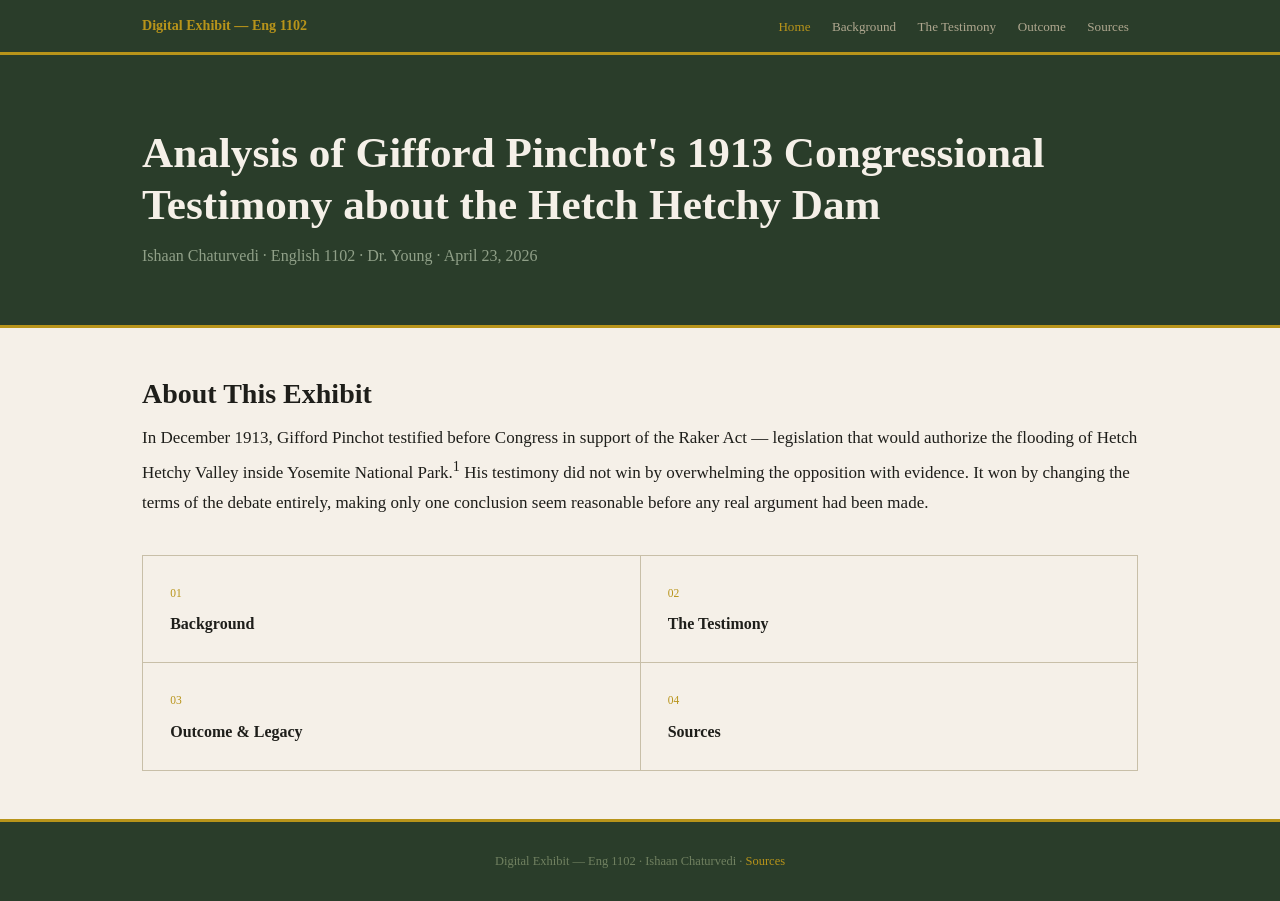
<file: index.html>
<!DOCTYPE html>
<html lang="en">
<head>
<meta charset="UTF-8">
<meta name="viewport" content="width=device-width, initial-scale=1.0">
<title>Digital Exhibit — Eng 1102</title>
<link href="https://fonts.googleapis.com/css2?family=EB+Garamond:ital,wght@0,400;0,600;1,400&display=swap" rel="stylesheet">
<link rel="stylesheet" href="style.css">
</head>
<body>
<nav class="site-nav">
  <div class="nav-inner">
    <span class="nav-brand">Digital Exhibit — Eng 1102</span>
    <button class="nav-toggle">☰</button>
    <ul class="nav-links">
      <li><a href="index.html" class="active">Home</a></li>
      <li><a href="background.html">Background</a></li>
      <li><a href="testimony.html">The Testimony</a></li>
      <li><a href="outcome.html">Outcome</a></li>
      <li><a href="sources.html">Sources</a></li>
    </ul>
  </div>
</nav>
<div class="hero">
  <div class="container">
    <h1>Analysis of Gifford Pinchot's 1913 Congressional Testimony about the Hetch Hetchy Dam</h1>
    <p class="sub">Ishaan Chaturvedi · English 1102 · Dr. Young · April 23, 2026</p>
  </div>
</div>
<div class="sec">
  <div class="container">
    <h2>About This Exhibit</h2>
    <p>In December 1913, Gifford Pinchot testified before Congress in support of the Raker Act — legislation that would authorize the flooding of Hetch Hetchy Valley inside Yosemite National Park.<sup>1</sup> His testimony did not win by overwhelming the opposition with evidence. It won by changing the terms of the debate entirely, making only one conclusion seem reasonable before any real argument had been made.</p>
    <div class="cards">
      <a href="background.html" class="card">
        <span class="num">01</span>
        <span class="ttl">Background</span>
      </a>
      <a href="testimony.html" class="card">
        <span class="num">02</span>
        <span class="ttl">The Testimony</span>
      </a>
      <a href="outcome.html" class="card">
        <span class="num">03</span>
        <span class="ttl">Outcome &amp; Legacy</span>
      </a>
      <a href="sources.html" class="card">
        <span class="num">04</span>
        <span class="ttl">Sources</span>
      </a>
    </div>
  </div>
</div>
<footer class="site-footer">
  <div class="container">
    <p>Digital Exhibit — Eng 1102 · Ishaan Chaturvedi · <a href="sources.html">Sources</a></p>
  </div>
</footer>
<script src="nav.js"></script>
</body>
</html>
</file>
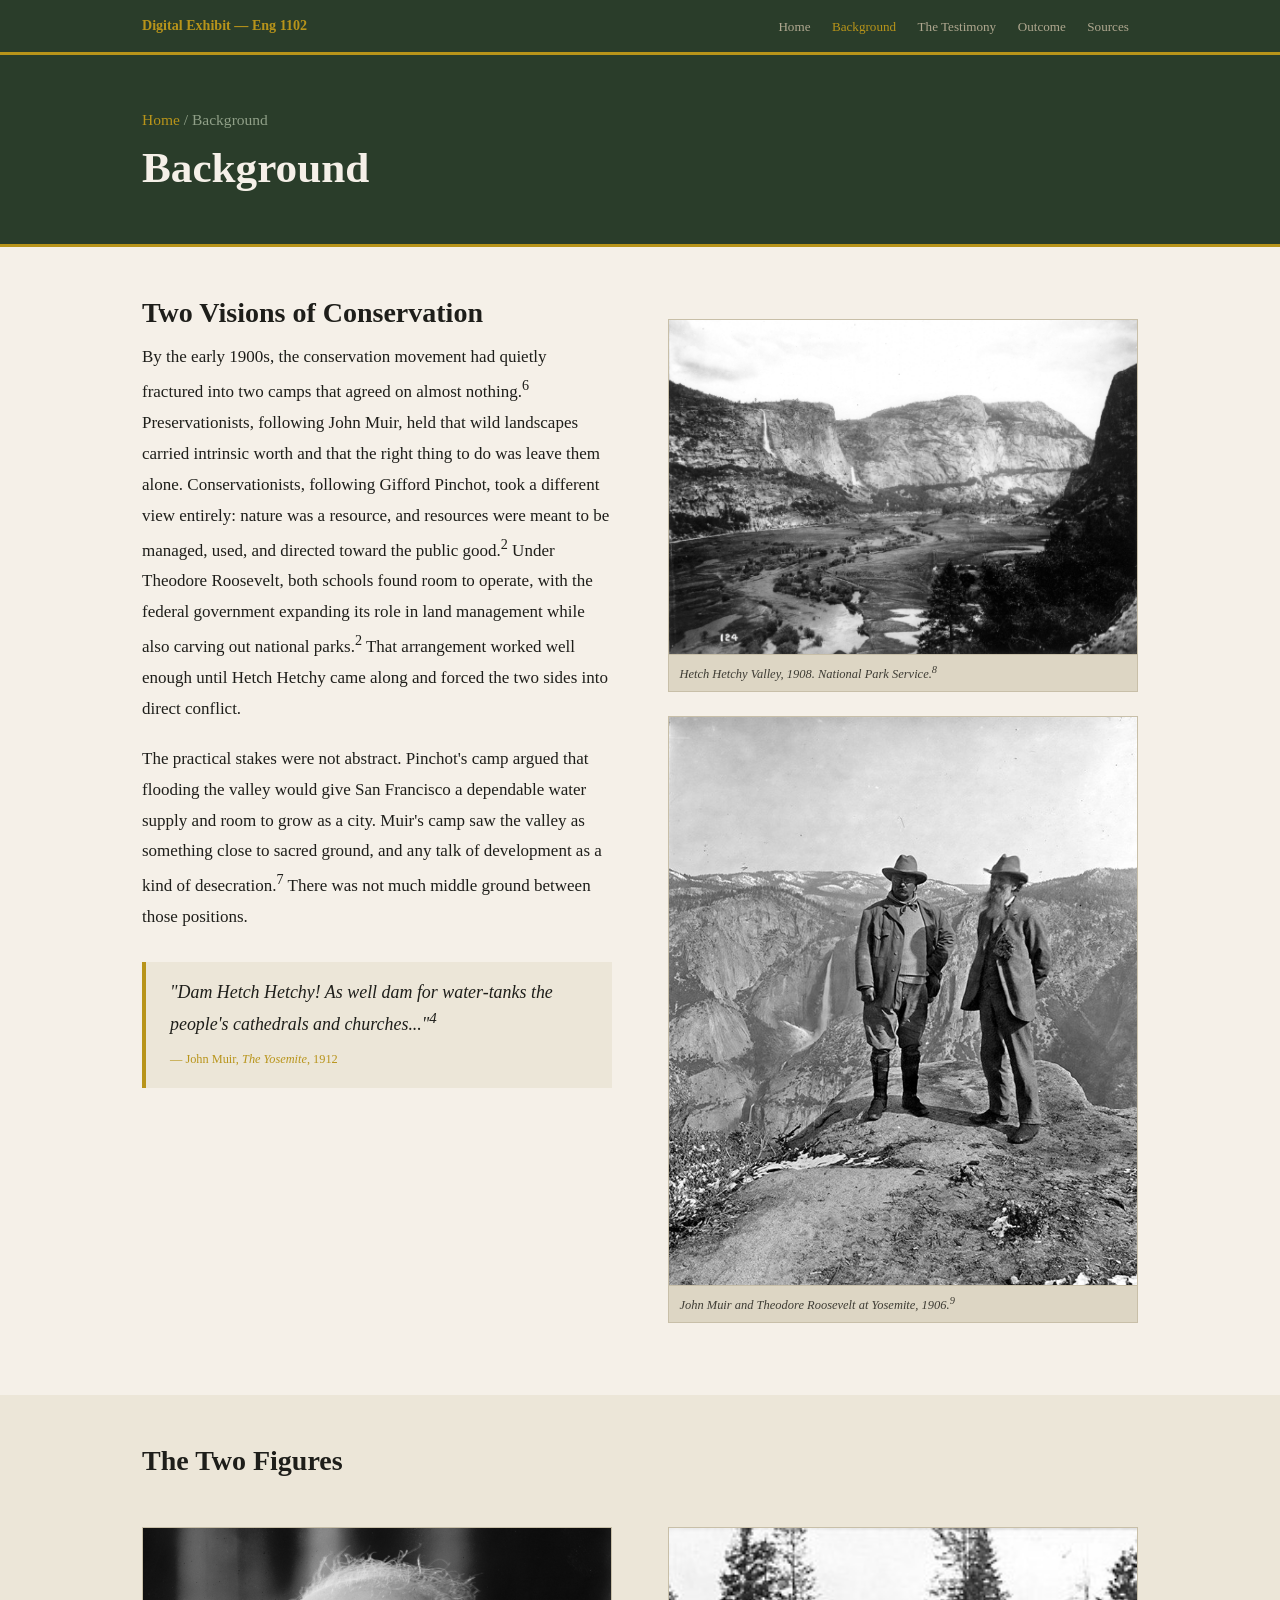
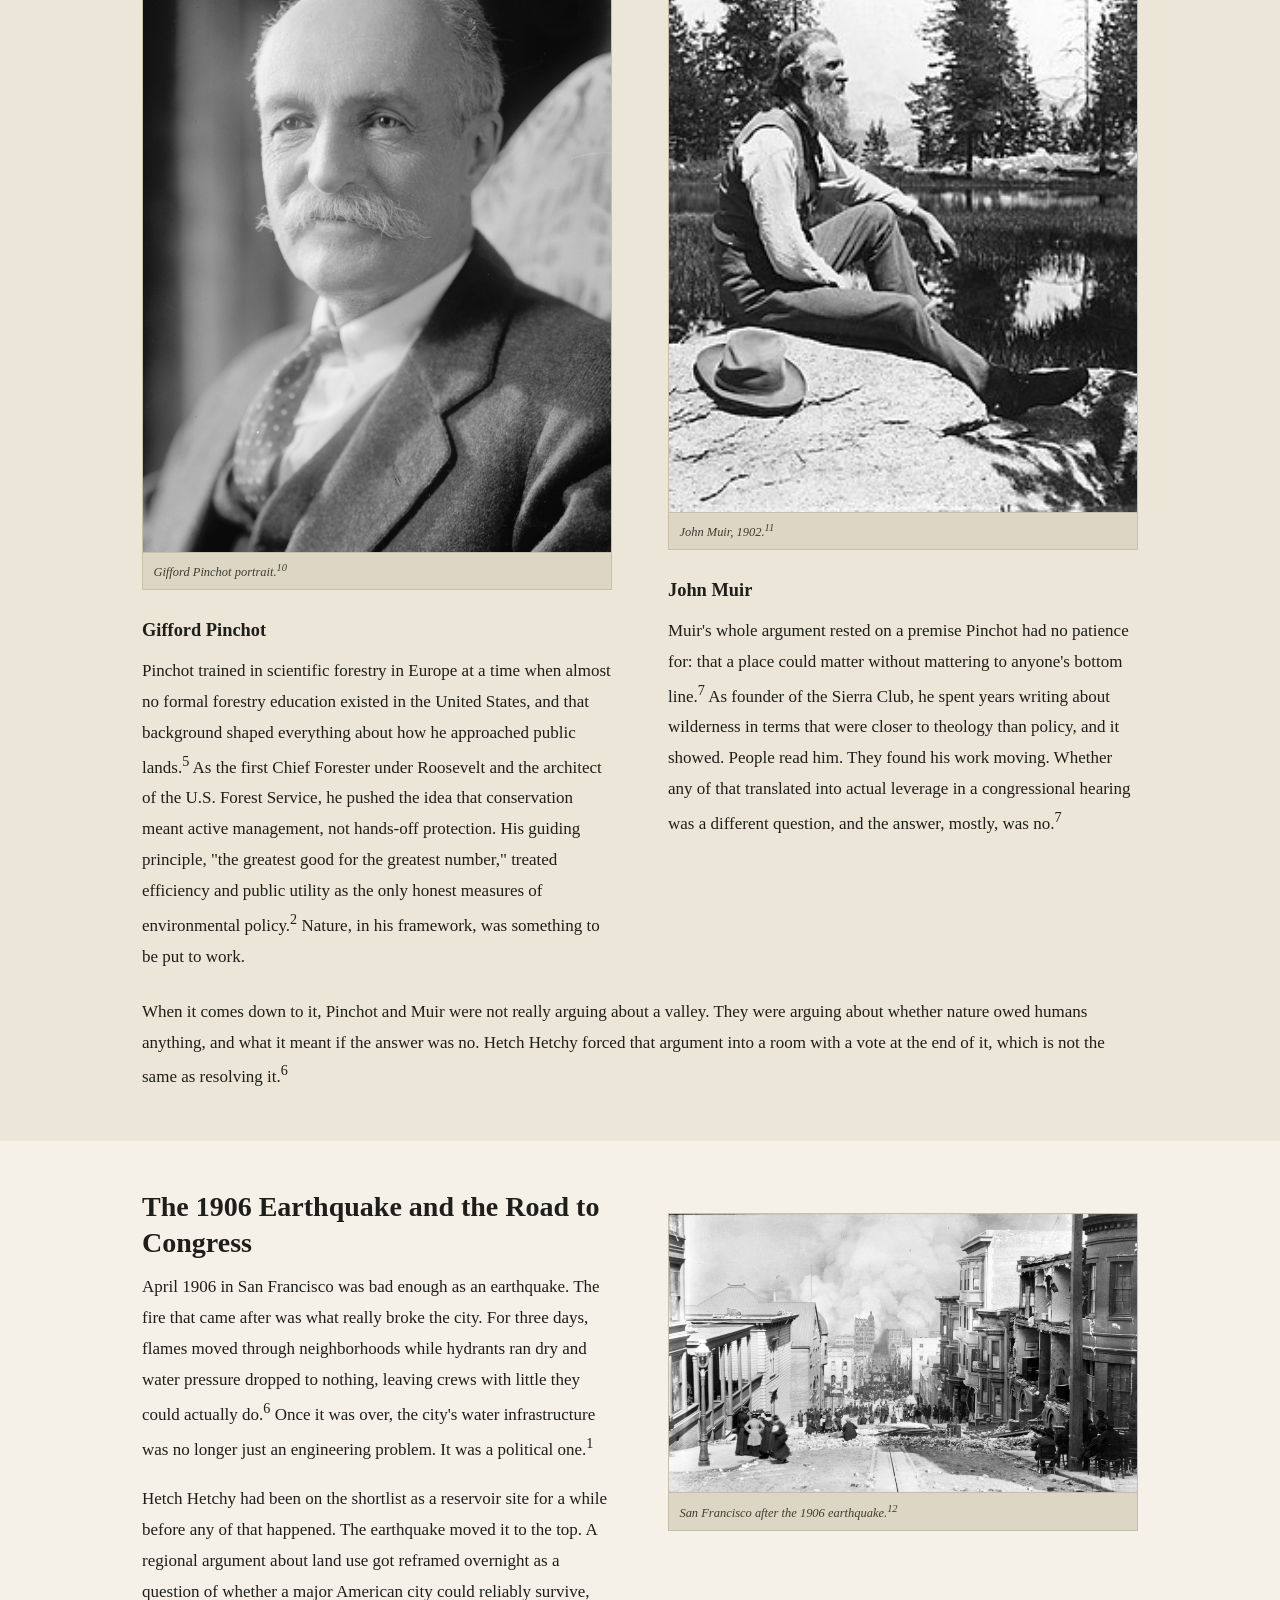
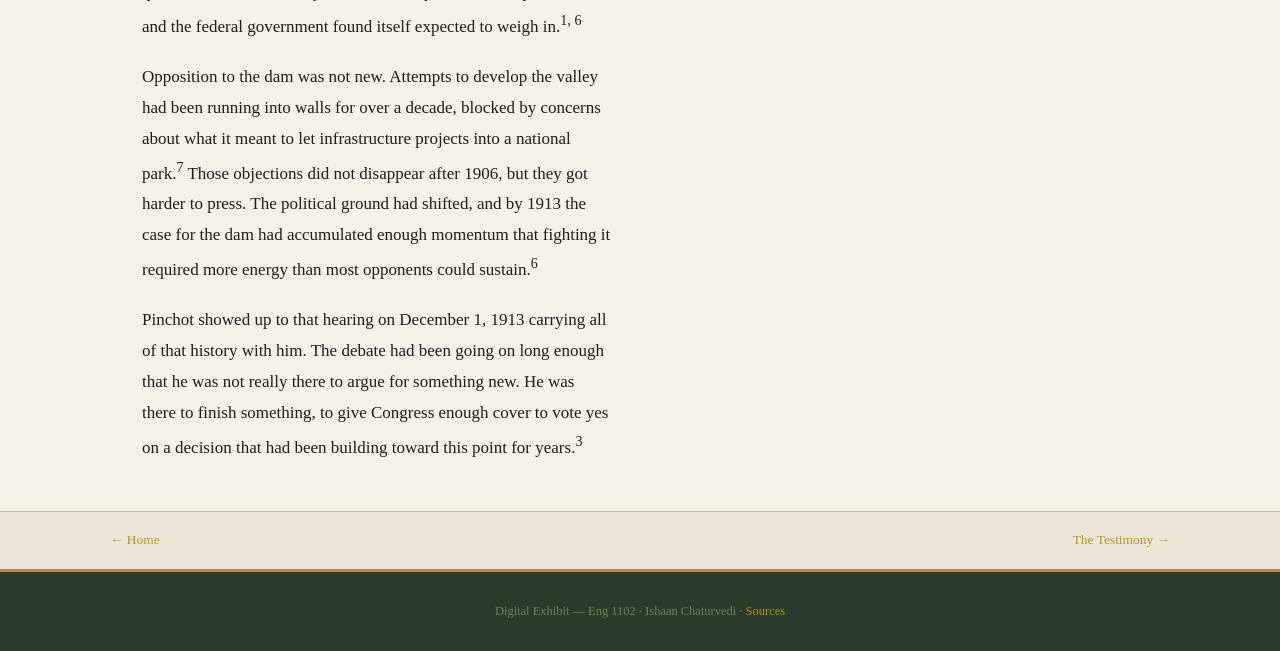
<file: background.html>
<!DOCTYPE html>
<html lang="en">
<head>
<meta charset="UTF-8">
<meta name="viewport" content="width=device-width, initial-scale=1.0">
<title>Background | Digital Exhibit — Eng 1102</title>
<link href="https://fonts.googleapis.com/css2?family=EB+Garamond:ital,wght@0,400;0,600;1,400&display=swap" rel="stylesheet">
<link rel="stylesheet" href="style.css">
</head>
<body>

<nav class="site-nav">
  <div class="nav-inner">
    <span class="nav-brand">Digital Exhibit — Eng 1102</span>
    <button class="nav-toggle">☰</button>
    <ul class="nav-links">
      <li><a href="index.html">Home</a></li>
      <li><a href="background.html" class="active">Background</a></li>
      <li><a href="testimony.html">The Testimony</a></li>
      <li><a href="outcome.html">Outcome</a></li>
      <li><a href="sources.html">Sources</a></li>
    </ul>
  </div>
</nav>

<div class="page-hdr">
  <div class="container">
    <p class="breadcrumb"><a href="index.html">Home</a> / Background</p>
    <h1>Background</h1>
  </div>
</div>

<div class="sec">
  <div class="container">
    <div class="two-col">
      <div>
        <h2>Two Visions of Conservation</h2>

        <p>By the early 1900s, the conservation movement had quietly fractured into two camps that agreed on almost nothing.<sup>6</sup> Preservationists, following John Muir, held that wild landscapes carried intrinsic worth and that the right thing to do was leave them alone. Conservationists, following Gifford Pinchot, took a different view entirely: nature was a resource, and resources were meant to be managed, used, and directed toward the public good.<sup>2</sup> Under Theodore Roosevelt, both schools found room to operate, with the federal government expanding its role in land management while also carving out national parks.<sup>2</sup> That arrangement worked well enough until Hetch Hetchy came along and forced the two sides into direct conflict.</p>

        <p>The practical stakes were not abstract. Pinchot's camp argued that flooding the valley would give San Francisco a dependable water supply and room to grow as a city. Muir's camp saw the valley as something close to sacred ground, and any talk of development as a kind of desecration.<sup>7</sup> There was not much middle ground between those positions.</p>

        <div class="pq">
          <p>"Dam Hetch Hetchy! As well dam for water-tanks the people's cathedrals and churches..."<sup>4</sup></p>
          <cite>— John Muir, <em>The Yosemite</em>, 1912</cite>
        </div>
      </div>

      <div>
        <figure class="fig">
          <img src="Hetch_Hetchy_Valley_before.jpg" alt="Hetch Hetchy Valley before the dam">
          <figcaption>Hetch Hetchy Valley, 1908. National Park Service.<sup>8</sup></figcaption>
        </figure>

        <figure class="fig" style="margin-top:1.5rem;">
          <img src="Muir-and-Roosevelt-at-Yosemite.jpg" alt="Muir and Roosevelt">
          <figcaption>John Muir and Theodore Roosevelt at Yosemite, 1906.<sup>9</sup></figcaption>
        </figure>
      </div>
    </div>
  </div>
</div>

<div class="sec alt">
  <div class="container">
    <h2>The Two Figures</h2>
    <div class="two-col" style="margin-top:1.5rem;">

      <div>
        <figure class="fig">
          <img src="PINCHOT,_GIFFORD._GOVERNOR_LCCN2016862142_Crop.jpg" alt="Pinchot">
          <figcaption>Gifford Pinchot portrait.<sup>10</sup></figcaption>
        </figure>
        <h3>Gifford Pinchot</h3>
        <p>Pinchot trained in scientific forestry in Europe at a time when almost no formal forestry education existed in the United States, and that background shaped everything about how he approached public lands.<sup>5</sup> As the first Chief Forester under Roosevelt and the architect of the U.S. Forest Service, he pushed the idea that conservation meant active management, not hands-off protection. His guiding principle, "the greatest good for the greatest number," treated efficiency and public utility as the only honest measures of environmental policy.<sup>2</sup> Nature, in his framework, was something to be put to work.</p>
      </div>

      <div>
        <figure class="fig">
          <img src="John_Muir_c1902.jpg" alt="Muir">
          <figcaption>John Muir, 1902.<sup>11</sup></figcaption>
        </figure>
        <h3>John Muir</h3>
        <p>Muir's whole argument rested on a premise Pinchot had no patience for: that a place could matter without mattering to anyone's bottom line.<sup>7</sup> As founder of the Sierra Club, he spent years writing about wilderness in terms that were closer to theology than policy, and it showed. People read him. They found his work moving. Whether any of that translated into actual leverage in a congressional hearing was a different question, and the answer, mostly, was no.<sup>7</sup></p>
      </div>

    </div>

    <p style="margin-top:1.5rem;">When it comes down to it, Pinchot and Muir were not really arguing about a valley. They were arguing about whether nature owed humans anything, and what it meant if the answer was no. Hetch Hetchy forced that argument into a room with a vote at the end of it, which is not the same as resolving it.<sup>6</sup></p>
  </div>
</div>

<div class="sec">
  <div class="container">
    <div class="two-col">

      <div>
        <h2>The 1906 Earthquake and the Road to Congress</h2>

        <p>April 1906 in San Francisco was bad enough as an earthquake. The fire that came after was what really broke the city. For three days, flames moved through neighborhoods while hydrants ran dry and water pressure dropped to nothing, leaving crews with little they could actually do.<sup>6</sup> Once it was over, the city's water infrastructure was no longer just an engineering problem. It was a political one.<sup>1</sup></p>

        <p>Hetch Hetchy had been on the shortlist as a reservoir site for a while before any of that happened. The earthquake moved it to the top. A regional argument about land use got reframed overnight as a question of whether a major American city could reliably survive, and the federal government found itself expected to weigh in.<sup>1, 6</sup></p>

        <p>Opposition to the dam was not new. Attempts to develop the valley had been running into walls for over a decade, blocked by concerns about what it meant to let infrastructure projects into a national park.<sup>7</sup> Those objections did not disappear after 1906, but they got harder to press. The political ground had shifted, and by 1913 the case for the dam had accumulated enough momentum that fighting it required more energy than most opponents could sustain.<sup>6</sup></p>

        <p>Pinchot showed up to that hearing on December 1, 1913 carrying all of that history with him. The debate had been going on long enough that he was not really there to argue for something new. He was there to finish something, to give Congress enough cover to vote yes on a decision that had been building toward this point for years.<sup>3</sup></p>

      </div>

      <div>
        <figure class="fig">
          <img src="San_Francisco_Fire_Sacramento_Street_1906-04-18.jpg" alt="SF earthquake">
          <figcaption>San Francisco after the 1906 earthquake.<sup>12</sup></figcaption>
        </figure>
      </div>

    </div>
  </div>
</div>

<div class="page-nav">
  <div class="inner">
    <a href="index.html">← Home</a>
    <a href="testimony.html">The Testimony →</a>
  </div>
</div>

<footer class="site-footer">
  <div class="container">
    <p>Digital Exhibit — Eng 1102 · Ishaan Chaturvedi · <a href="sources.html">Sources</a></p>
  </div>
</footer>

<script src="nav.js"></script>
</body>
</html>
</file>
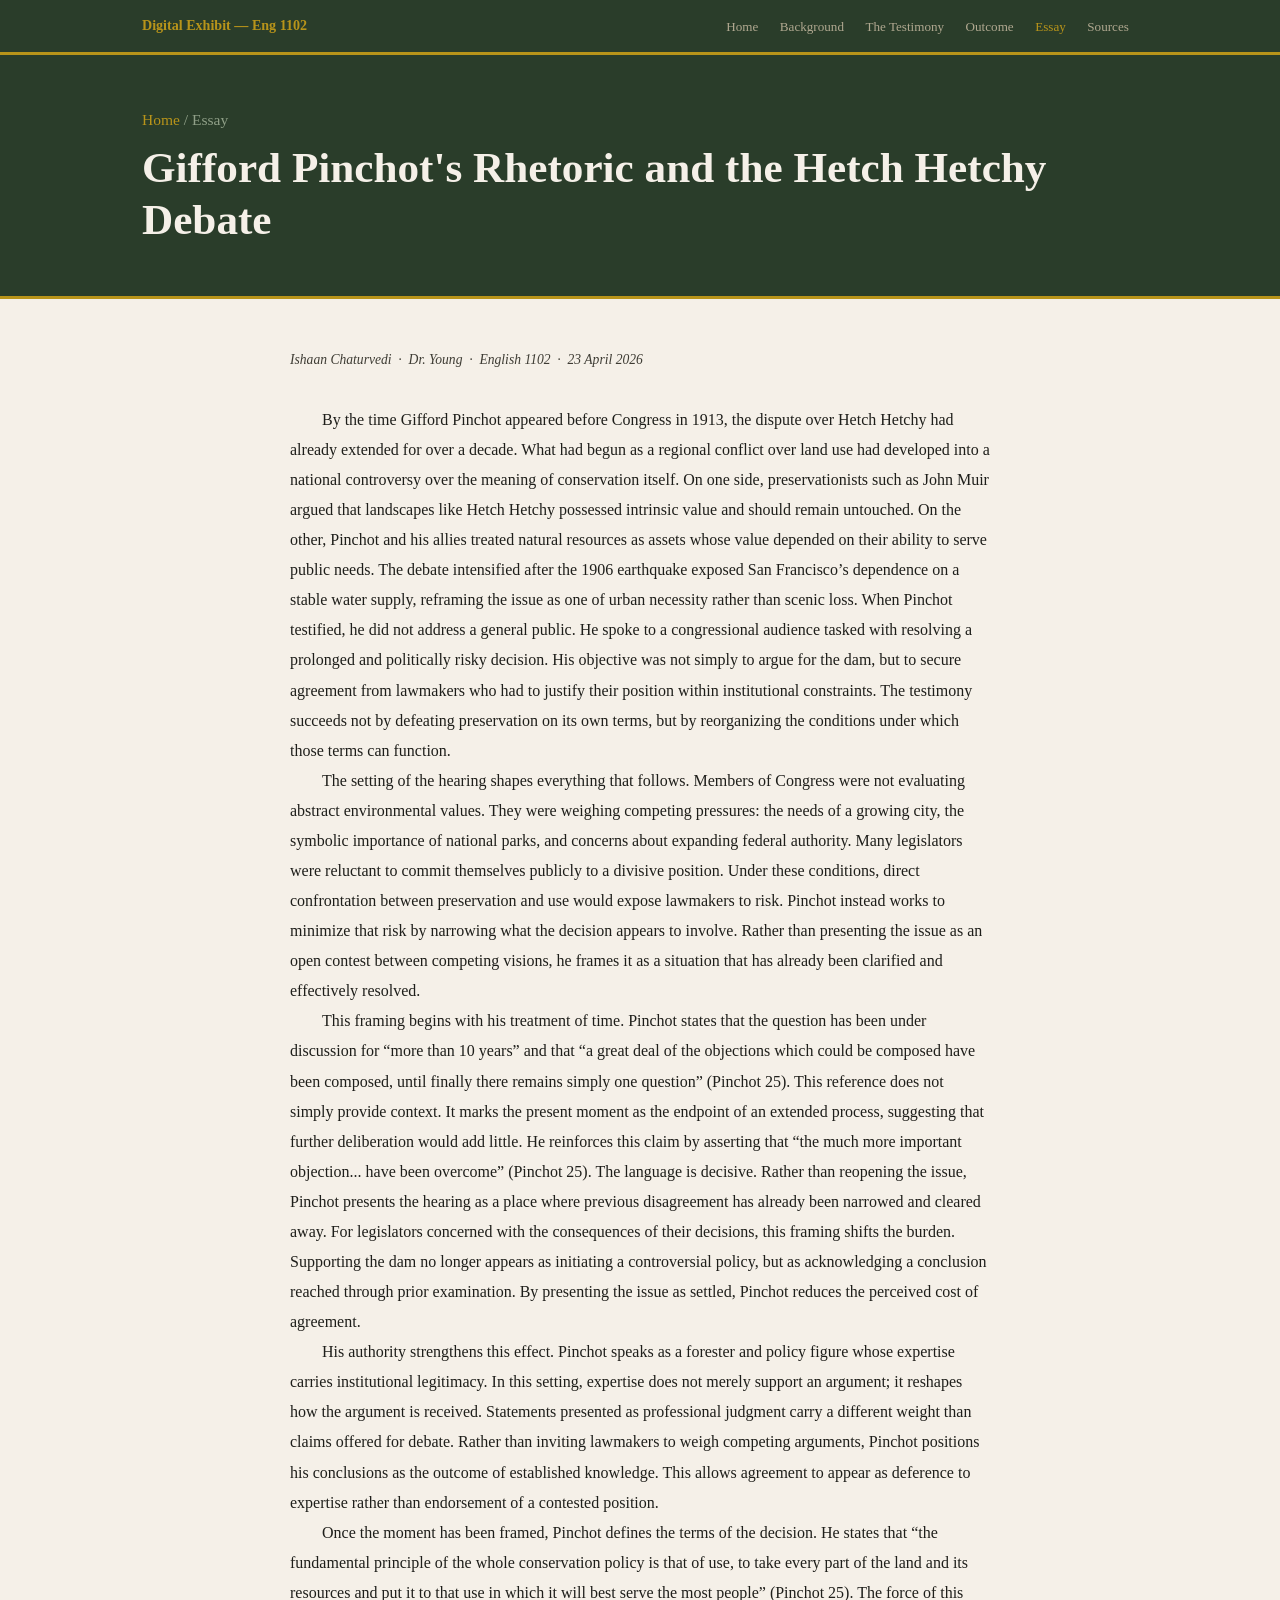
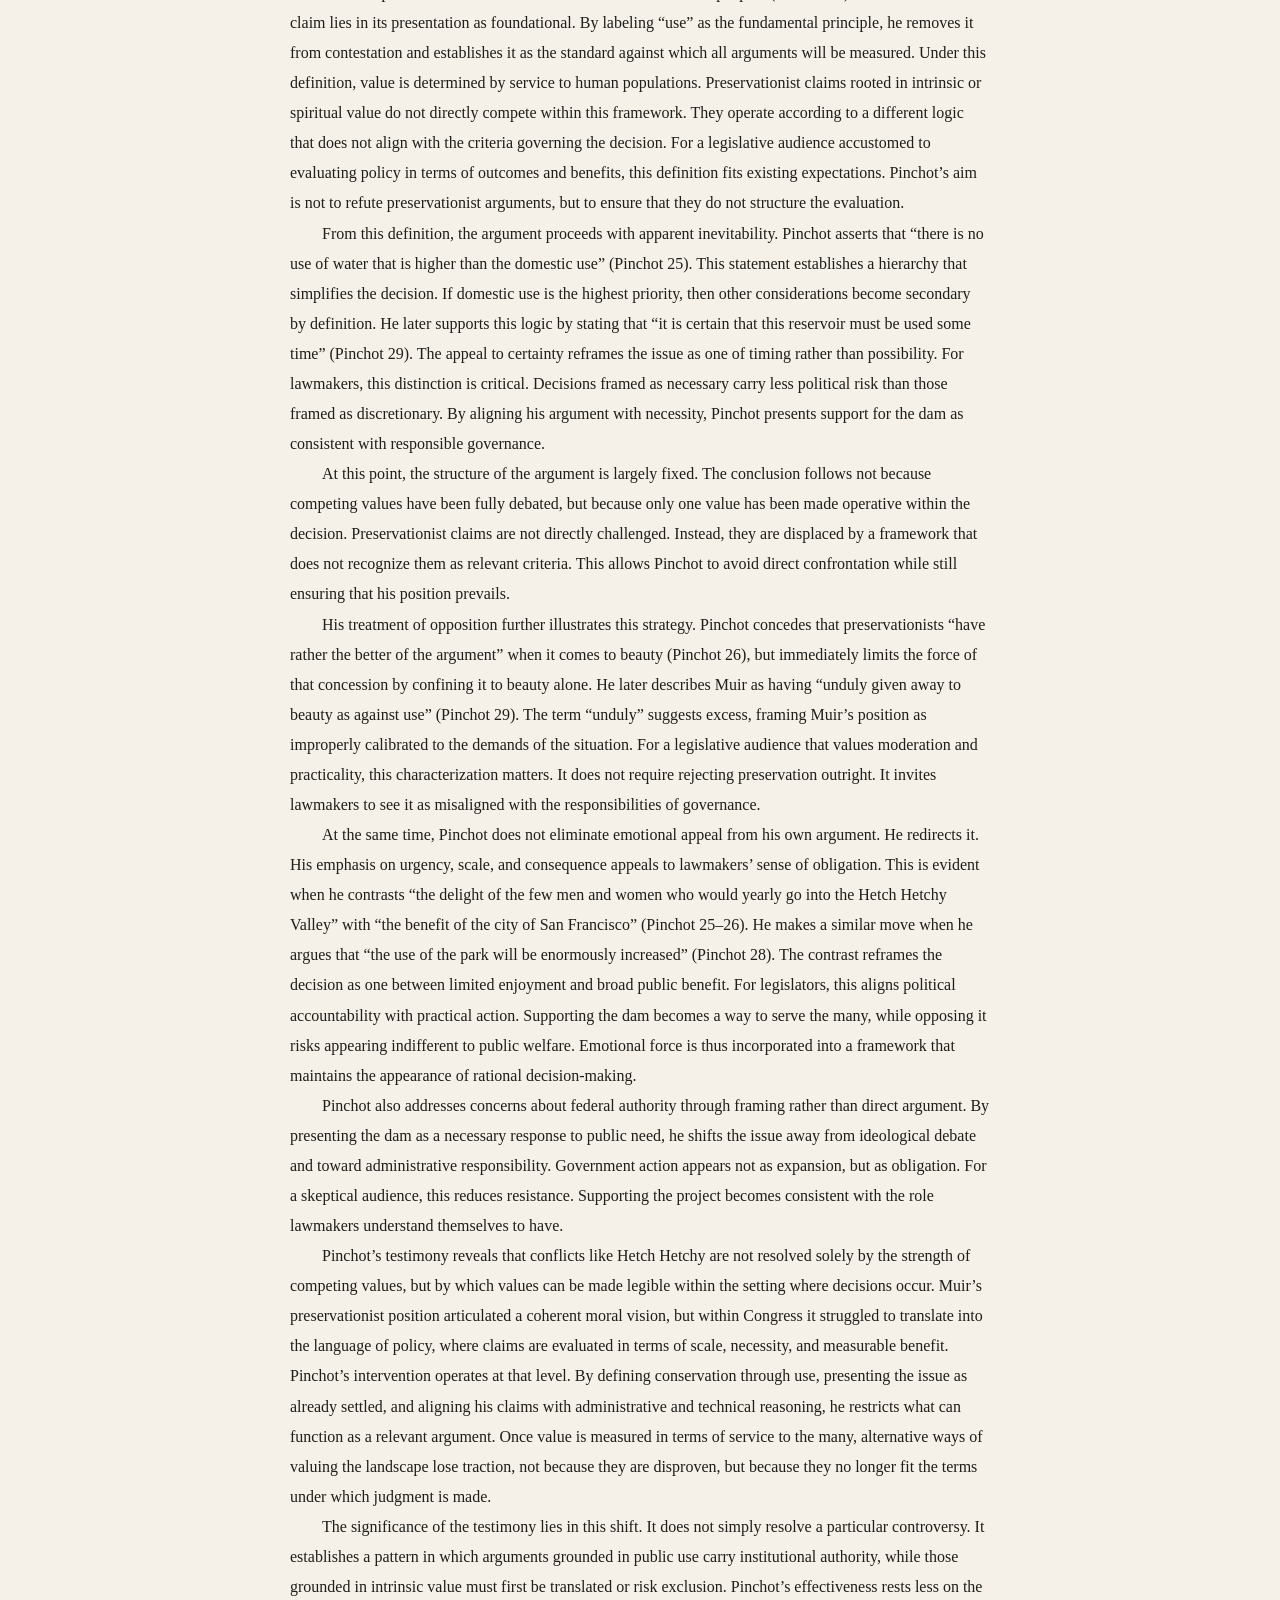
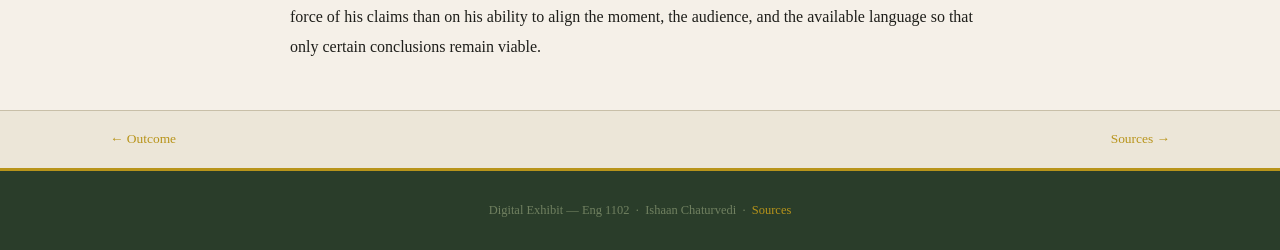
<file: essay.html>
<!DOCTYPE html>
<html lang="en">
<head>
<meta charset="UTF-8">
<meta name="viewport" content="width=device-width, initial-scale=1.0">
<title>Essay | Digital Exhibit — Eng 1102</title>
<link href="https://fonts.googleapis.com/css2?family=EB+Garamond:ital,wght@0,400;0,600;1,400&display=swap" rel="stylesheet">
<link rel="stylesheet" href="style.css">
</head>
<body>

<nav class="site-nav">
  <div class="nav-inner">
    <span class="nav-brand">Digital Exhibit — Eng 1102</span>
    <button class="nav-toggle">☰</button>
    <ul class="nav-links">
      <li><a href="index.html">Home</a></li>
      <li><a href="background.html">Background</a></li>
      <li><a href="testimony.html">The Testimony</a></li>
      <li><a href="outcome.html">Outcome</a></li>
      <li><a href="essay.html" class="active">Essay</a></li>
      <li><a href="sources.html">Sources</a></li>
    </ul>
  </div>
</nav>

<div class="page-hdr">
  <div class="container">
    <p class="breadcrumb"><a href="index.html">Home</a> / Essay</p>
    <h1>Gifford Pinchot's Rhetoric and the Hetch Hetchy Debate</h1>
  </div>
</div>

<div class="sec">
  <div class="container">
    <div class="essay-wrap">

      <p style="font-size:0.85rem; color:var(--ink-soft); margin-bottom:2rem; font-style:italic; text-indent:0;">Ishaan Chaturvedi &nbsp;·&nbsp; Dr. Young &nbsp;·&nbsp; English 1102 &nbsp;·&nbsp; 23 April 2026</p>

      <p>By the time Gifford Pinchot appeared before Congress in 1913, the dispute over Hetch Hetchy had already extended for over a decade. What had begun as a regional conflict over land use had developed into a national controversy over the meaning of conservation itself. On one side, preservationists such as John Muir argued that landscapes like Hetch Hetchy possessed intrinsic value and should remain untouched. On the other, Pinchot and his allies treated natural resources as assets whose value depended on their ability to serve public needs. The debate intensified after the 1906 earthquake exposed San Francisco’s dependence on a stable water supply, reframing the issue as one of urban necessity rather than scenic loss. When Pinchot testified, he did not address a general public. He spoke to a congressional audience tasked with resolving a prolonged and politically risky decision. His objective was not simply to argue for the dam, but to secure agreement from lawmakers who had to justify their position within institutional constraints. The testimony succeeds not by defeating preservation on its own terms, but by reorganizing the conditions under which those terms can function.</p>

      <p>The setting of the hearing shapes everything that follows. Members of Congress were not evaluating abstract environmental values. They were weighing competing pressures: the needs of a growing city, the symbolic importance of national parks, and concerns about expanding federal authority. Many legislators were reluctant to commit themselves publicly to a divisive position. Under these conditions, direct confrontation between preservation and use would expose lawmakers to risk. Pinchot instead works to minimize that risk by narrowing what the decision appears to involve. Rather than presenting the issue as an open contest between competing visions, he frames it as a situation that has already been clarified and effectively resolved.</p>

      <p>This framing begins with his treatment of time. Pinchot states that the question has been under discussion for “more than 10 years” and that “a great deal of the objections which could be composed have been composed, until finally there remains simply one question” (Pinchot 25). This reference does not simply provide context. It marks the present moment as the endpoint of an extended process, suggesting that further deliberation would add little. He reinforces this claim by asserting that “the much more important objection... have been overcome” (Pinchot 25). The language is decisive. Rather than reopening the issue, Pinchot presents the hearing as a place where previous disagreement has already been narrowed and cleared away. For legislators concerned with the consequences of their decisions, this framing shifts the burden. Supporting the dam no longer appears as initiating a controversial policy, but as acknowledging a conclusion reached through prior examination. By presenting the issue as settled, Pinchot reduces the perceived cost of agreement.</p>

      <p>His authority strengthens this effect. Pinchot speaks as a forester and policy figure whose expertise carries institutional legitimacy. In this setting, expertise does not merely support an argument; it reshapes how the argument is received. Statements presented as professional judgment carry a different weight than claims offered for debate. Rather than inviting lawmakers to weigh competing arguments, Pinchot positions his conclusions as the outcome of established knowledge. This allows agreement to appear as deference to expertise rather than endorsement of a contested position.</p>

      <p>Once the moment has been framed, Pinchot defines the terms of the decision. He states that “the fundamental principle of the whole conservation policy is that of use, to take every part of the land and its resources and put it to that use in which it will best serve the most people” (Pinchot 25). The force of this claim lies in its presentation as foundational. By labeling “use” as the fundamental principle, he removes it from contestation and establishes it as the standard against which all arguments will be measured. Under this definition, value is determined by service to human populations. Preservationist claims rooted in intrinsic or spiritual value do not directly compete within this framework. They operate according to a different logic that does not align with the criteria governing the decision. For a legislative audience accustomed to evaluating policy in terms of outcomes and benefits, this definition fits existing expectations. Pinchot’s aim is not to refute preservationist arguments, but to ensure that they do not structure the evaluation.</p>

      <p>From this definition, the argument proceeds with apparent inevitability. Pinchot asserts that “there is no use of water that is higher than the domestic use” (Pinchot 25). This statement establishes a hierarchy that simplifies the decision. If domestic use is the highest priority, then other considerations become secondary by definition. He later supports this logic by stating that “it is certain that this reservoir must be used some time” (Pinchot 29). The appeal to certainty reframes the issue as one of timing rather than possibility. For lawmakers, this distinction is critical. Decisions framed as necessary carry less political risk than those framed as discretionary. By aligning his argument with necessity, Pinchot presents support for the dam as consistent with responsible governance.</p>

      <p>At this point, the structure of the argument is largely fixed. The conclusion follows not because competing values have been fully debated, but because only one value has been made operative within the decision. Preservationist claims are not directly challenged. Instead, they are displaced by a framework that does not recognize them as relevant criteria. This allows Pinchot to avoid direct confrontation while still ensuring that his position prevails.</p>

      <p>His treatment of opposition further illustrates this strategy. Pinchot concedes that preservationists “have rather the better of the argument” when it comes to beauty (Pinchot 26), but immediately limits the force of that concession by confining it to beauty alone. He later describes Muir as having “unduly given away to beauty as against use” (Pinchot 29). The term “unduly” suggests excess, framing Muir’s position as improperly calibrated to the demands of the situation. For a legislative audience that values moderation and practicality, this characterization matters. It does not require rejecting preservation outright. It invites lawmakers to see it as misaligned with the responsibilities of governance.</p>

      <p>At the same time, Pinchot does not eliminate emotional appeal from his own argument. He redirects it. His emphasis on urgency, scale, and consequence appeals to lawmakers’ sense of obligation. This is evident when he contrasts “the delight of the few men and women who would yearly go into the Hetch Hetchy Valley” with “the benefit of the city of San Francisco” (Pinchot 25–26). He makes a similar move when he argues that “the use of the park will be enormously increased” (Pinchot 28). The contrast reframes the decision as one between limited enjoyment and broad public benefit. For legislators, this aligns political accountability with practical action. Supporting the dam becomes a way to serve the many, while opposing it risks appearing indifferent to public welfare. Emotional force is thus incorporated into a framework that maintains the appearance of rational decision-making.</p>

      <p>Pinchot also addresses concerns about federal authority through framing rather than direct argument. By presenting the dam as a necessary response to public need, he shifts the issue away from ideological debate and toward administrative responsibility. Government action appears not as expansion, but as obligation. For a skeptical audience, this reduces resistance. Supporting the project becomes consistent with the role lawmakers understand themselves to have.</p>

      <p>Pinchot’s testimony reveals that conflicts like Hetch Hetchy are not resolved solely by the strength of competing values, but by which values can be made legible within the setting where decisions occur. Muir’s preservationist position articulated a coherent moral vision, but within Congress it struggled to translate into the language of policy, where claims are evaluated in terms of scale, necessity, and measurable benefit. Pinchot’s intervention operates at that level. By defining conservation through use, presenting the issue as already settled, and aligning his claims with administrative and technical reasoning, he restricts what can function as a relevant argument. Once value is measured in terms of service to the many, alternative ways of valuing the landscape lose traction, not because they are disproven, but because they no longer fit the terms under which judgment is made.</p>

      <p>The significance of the testimony lies in this shift. It does not simply resolve a particular controversy. It establishes a pattern in which arguments grounded in public use carry institutional authority, while those grounded in intrinsic value must first be translated or risk exclusion. Pinchot’s effectiveness rests less on the force of his claims than on his ability to align the moment, the audience, and the available language so that only certain conclusions remain viable.</p>

    </div>
  </div>
</div>

<div class="page-nav">
  <div class="inner">
    <a href="outcome.html">← Outcome</a>
    <a href="sources.html">Sources →</a>
  </div>
</div>

<footer class="site-footer">
  <div class="container">
    <p>Digital Exhibit — Eng 1102 &nbsp;·&nbsp; Ishaan Chaturvedi &nbsp;·&nbsp; <a href="sources.html">Sources</a></p>
  </div>
</footer>
<script src="nav.js"></script>
</body>
</html>
</file>
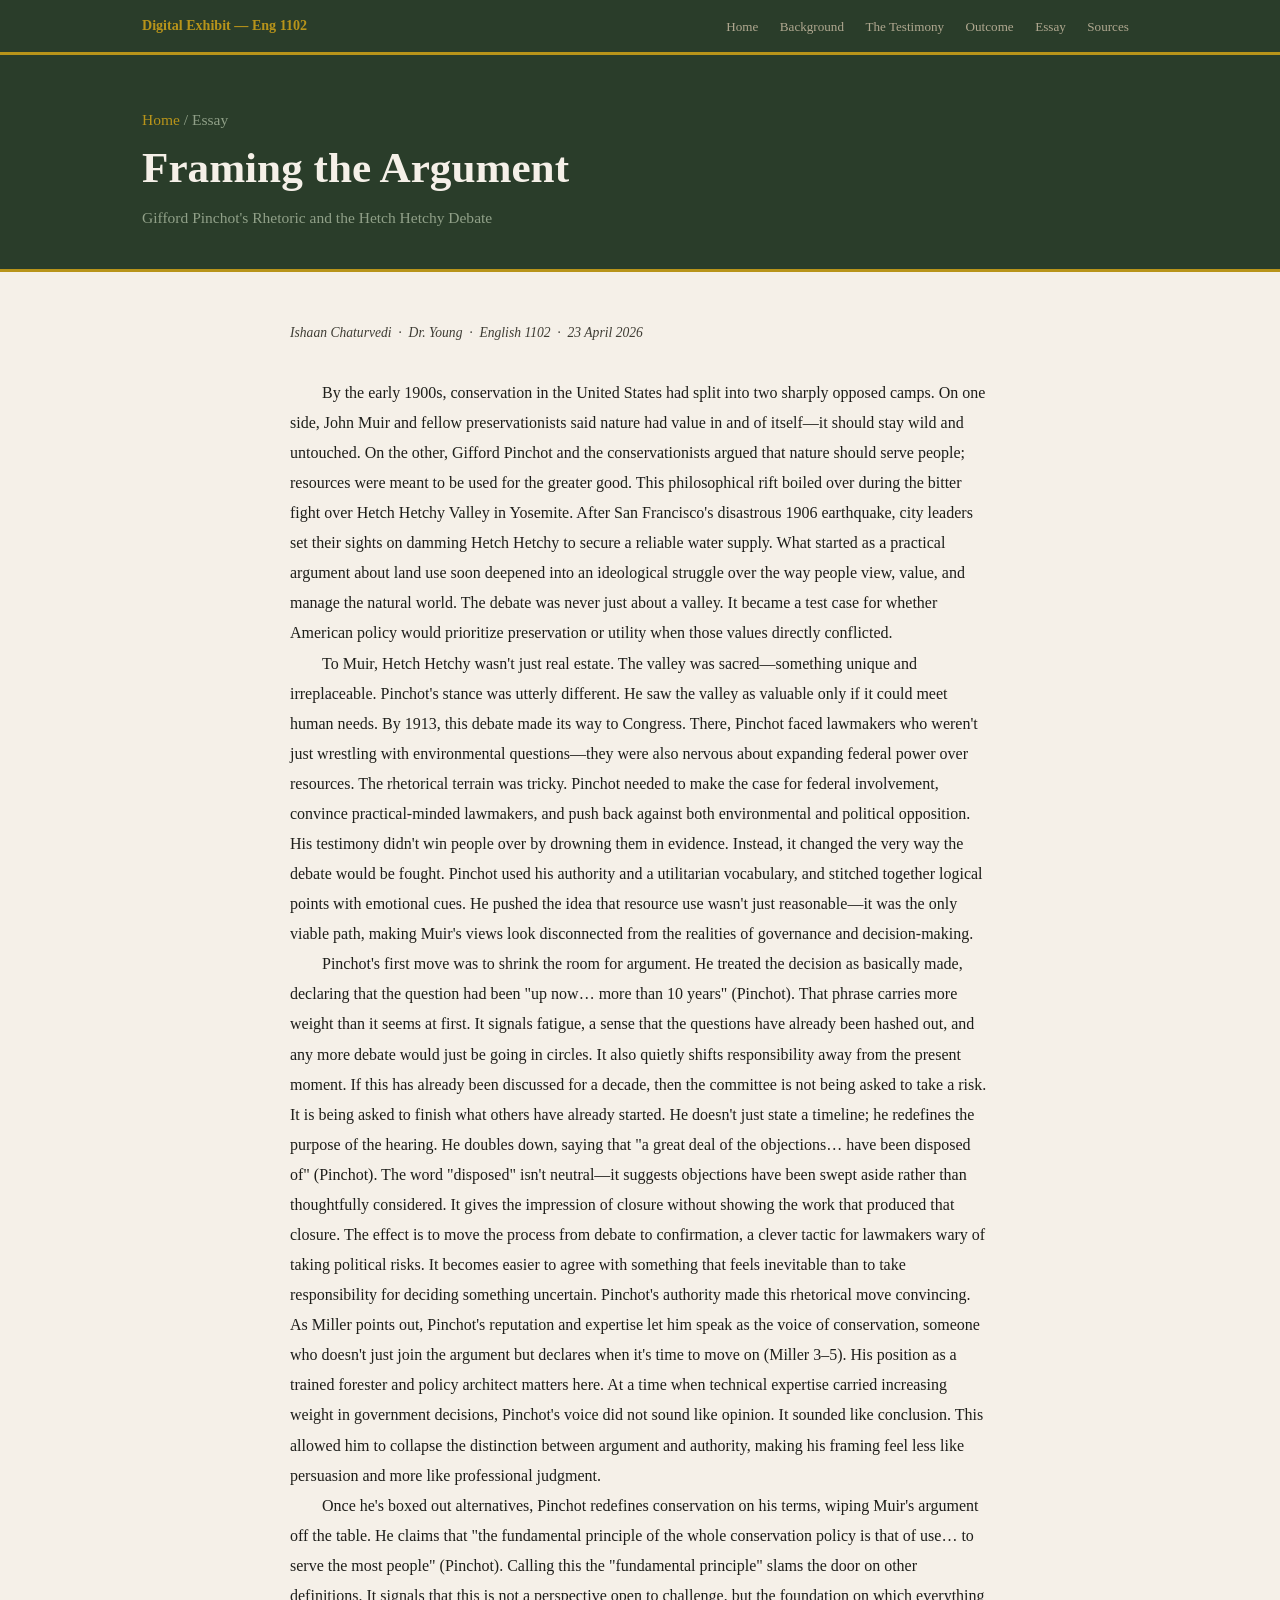
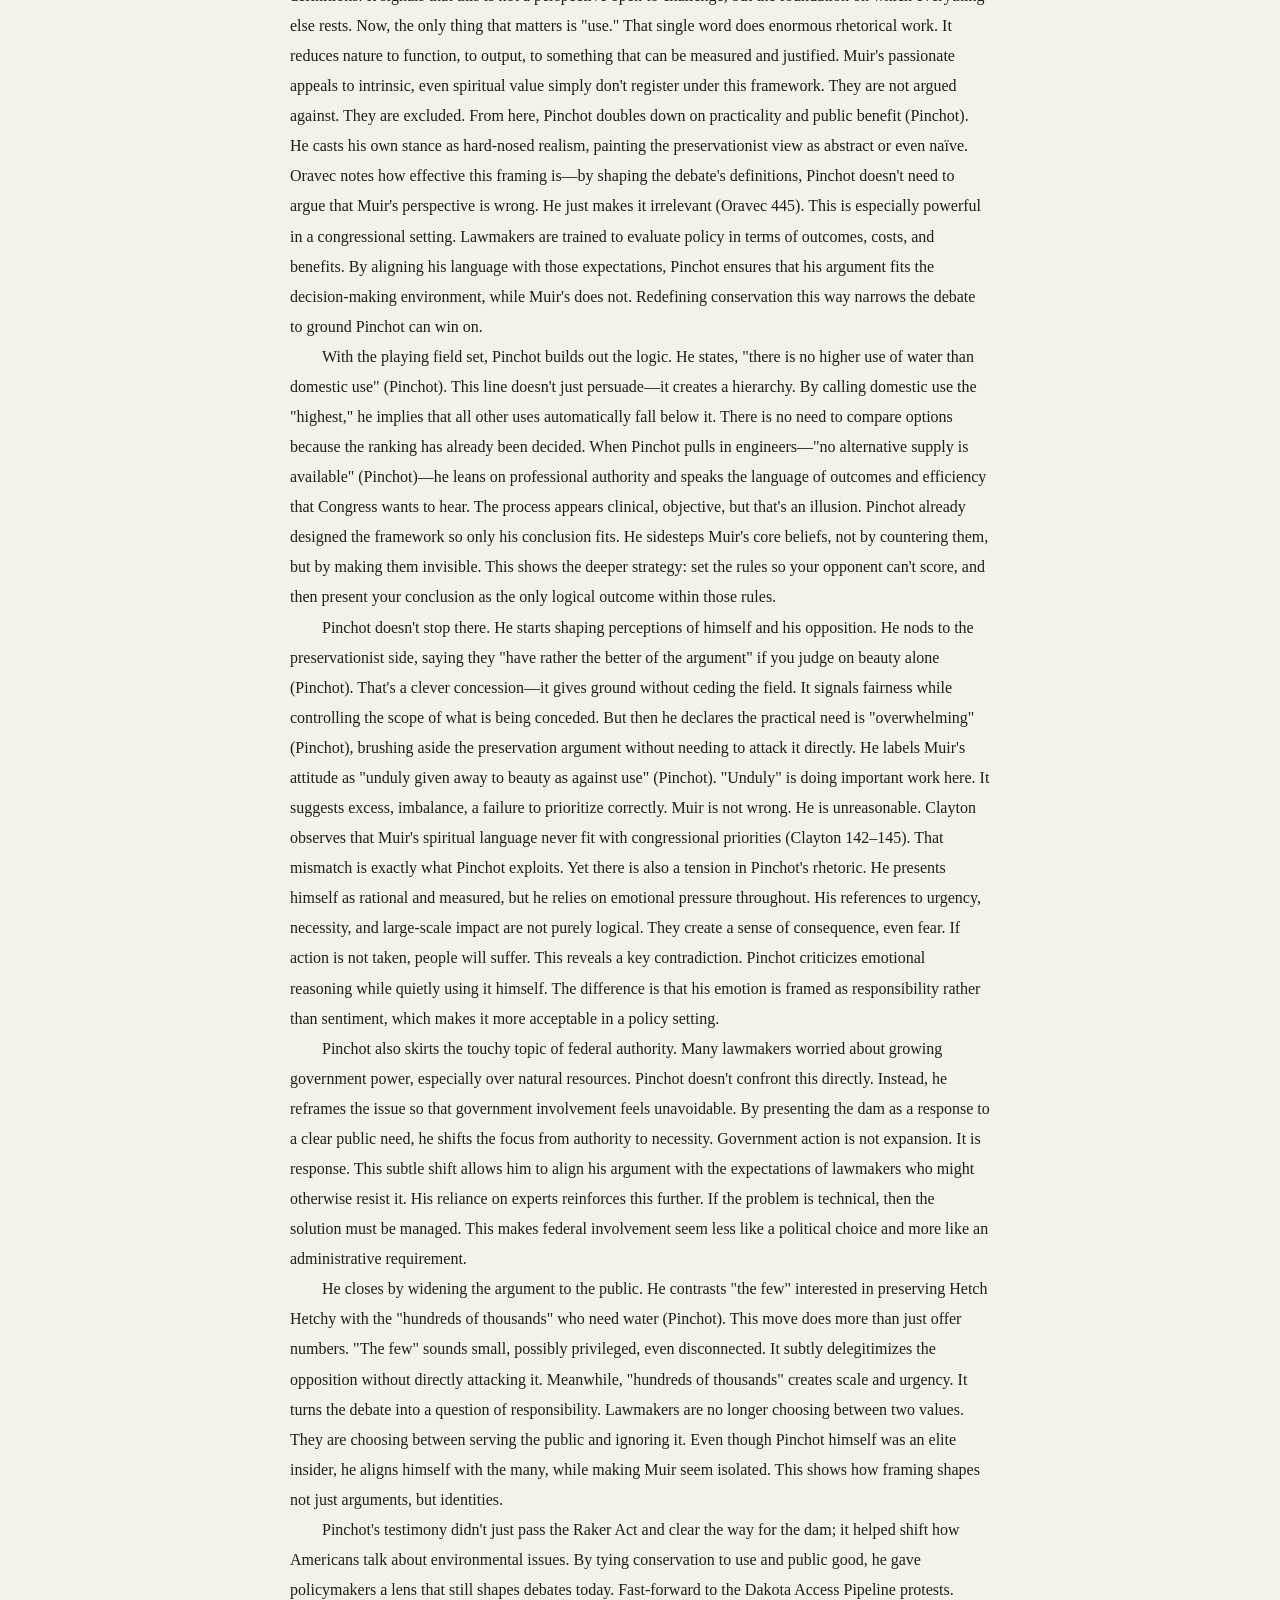
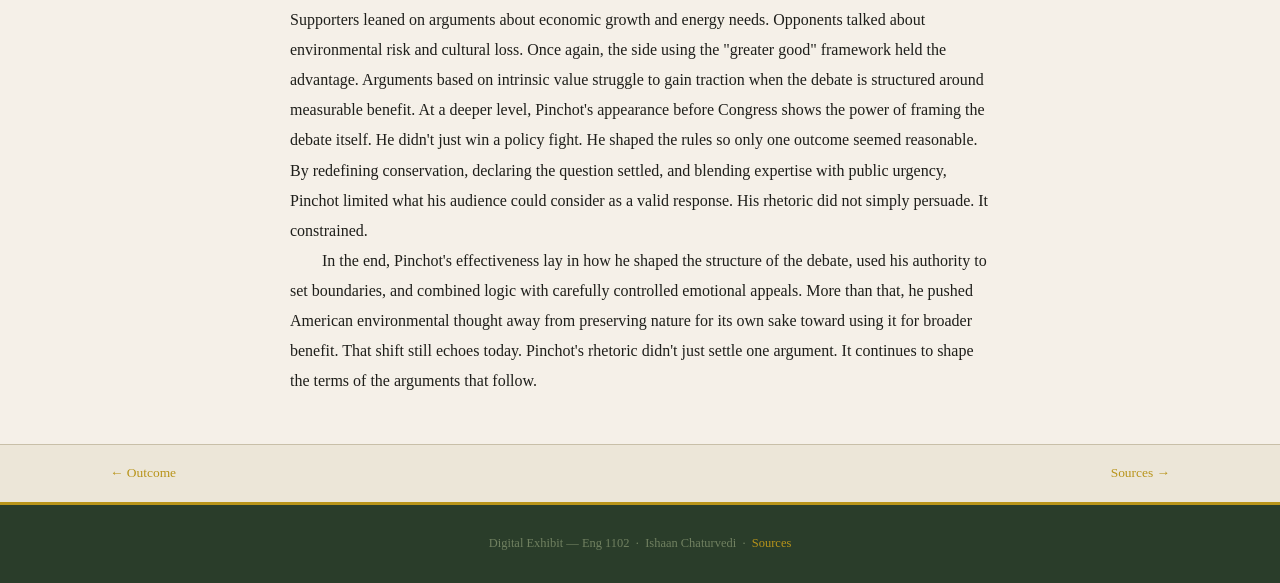
<file: Essay.html>
<!DOCTYPE html>
<html lang="en">
<head>
<meta charset="UTF-8">
<meta name="viewport" content="width=device-width, initial-scale=1.0">
<title>Essay | Digital Exhibit — Eng 1102</title>
<link href="https://fonts.googleapis.com/css2?family=EB+Garamond:ital,wght@0,400;0,600;1,400&display=swap" rel="stylesheet">
<link rel="stylesheet" href="style.css">
</head>
<body>

<nav class="site-nav">
  <div class="nav-inner">
    <span class="nav-brand">Digital Exhibit — Eng 1102</span>
    <button class="nav-toggle">☰</button>
    <ul class="nav-links">
      <li><a href="index.html">Home</a></li>
      <li><a href="background.html">Background</a></li>
      <li><a href="testimony.html">The Testimony</a></li>
      <li><a href="outcome.html">Outcome</a></li>
      <li><a href="essay.html" class="active">Essay</a></li>
      <li><a href="sources.html">Sources</a></li>
    </ul>
  </div>
</nav>

<div class="page-hdr">
  <div class="container">
    <p class="breadcrumb"><a href="index.html">Home</a> / Essay</p>
    <h1>Framing the Argument</h1>
    <p>Gifford Pinchot's Rhetoric and the Hetch Hetchy Debate</p>
  </div>
</div>

<div class="sec">
  <div class="container">
    <div class="essay-wrap">

      <p style="font-size:0.85rem; color:var(--ink-soft); margin-bottom:2rem; font-style:italic; text-indent:0;">Ishaan Chaturvedi &nbsp;·&nbsp; Dr. Young &nbsp;·&nbsp; English 1102 &nbsp;·&nbsp; 23 April 2026</p>

      <p>By the early 1900s, conservation in the United States had split into two sharply opposed camps. On one side, John Muir and fellow preservationists said nature had value in and of itself—it should stay wild and untouched. On the other, Gifford Pinchot and the conservationists argued that nature should serve people; resources were meant to be used for the greater good. This philosophical rift boiled over during the bitter fight over Hetch Hetchy Valley in Yosemite. After San Francisco's disastrous 1906 earthquake, city leaders set their sights on damming Hetch Hetchy to secure a reliable water supply. What started as a practical argument about land use soon deepened into an ideological struggle over the way people view, value, and manage the natural world. The debate was never just about a valley. It became a test case for whether American policy would prioritize preservation or utility when those values directly conflicted.</p>

      <p>To Muir, Hetch Hetchy wasn't just real estate. The valley was sacred—something unique and irreplaceable. Pinchot's stance was utterly different. He saw the valley as valuable only if it could meet human needs. By 1913, this debate made its way to Congress. There, Pinchot faced lawmakers who weren't just wrestling with environmental questions—they were also nervous about expanding federal power over resources. The rhetorical terrain was tricky. Pinchot needed to make the case for federal involvement, convince practical-minded lawmakers, and push back against both environmental and political opposition. His testimony didn't win people over by drowning them in evidence. Instead, it changed the very way the debate would be fought. Pinchot used his authority and a utilitarian vocabulary, and stitched together logical points with emotional cues. He pushed the idea that resource use wasn't just reasonable—it was the only viable path, making Muir's views look disconnected from the realities of governance and decision-making.</p>

      <p>Pinchot's first move was to shrink the room for argument. He treated the decision as basically made, declaring that the question had been "up now… more than 10 years" (Pinchot). That phrase carries more weight than it seems at first. It signals fatigue, a sense that the questions have already been hashed out, and any more debate would just be going in circles. It also quietly shifts responsibility away from the present moment. If this has already been discussed for a decade, then the committee is not being asked to take a risk. It is being asked to finish what others have already started. He doesn't just state a timeline; he redefines the purpose of the hearing. He doubles down, saying that "a great deal of the objections… have been disposed of" (Pinchot). The word "disposed" isn't neutral—it suggests objections have been swept aside rather than thoughtfully considered. It gives the impression of closure without showing the work that produced that closure. The effect is to move the process from debate to confirmation, a clever tactic for lawmakers wary of taking political risks. It becomes easier to agree with something that feels inevitable than to take responsibility for deciding something uncertain. Pinchot's authority made this rhetorical move convincing. As Miller points out, Pinchot's reputation and expertise let him speak as the voice of conservation, someone who doesn't just join the argument but declares when it's time to move on (Miller 3–5). His position as a trained forester and policy architect matters here. At a time when technical expertise carried increasing weight in government decisions, Pinchot's voice did not sound like opinion. It sounded like conclusion. This allowed him to collapse the distinction between argument and authority, making his framing feel less like persuasion and more like professional judgment.</p>

      <p>Once he's boxed out alternatives, Pinchot redefines conservation on his terms, wiping Muir's argument off the table. He claims that "the fundamental principle of the whole conservation policy is that of use… to serve the most people" (Pinchot). Calling this the "fundamental principle" slams the door on other definitions. It signals that this is not a perspective open to challenge, but the foundation on which everything else rests. Now, the only thing that matters is "use." That single word does enormous rhetorical work. It reduces nature to function, to output, to something that can be measured and justified. Muir's passionate appeals to intrinsic, even spiritual value simply don't register under this framework. They are not argued against. They are excluded. From here, Pinchot doubles down on practicality and public benefit (Pinchot). He casts his own stance as hard-nosed realism, painting the preservationist view as abstract or even naïve. Oravec notes how effective this framing is—by shaping the debate's definitions, Pinchot doesn't need to argue that Muir's perspective is wrong. He just makes it irrelevant (Oravec 445). This is especially powerful in a congressional setting. Lawmakers are trained to evaluate policy in terms of outcomes, costs, and benefits. By aligning his language with those expectations, Pinchot ensures that his argument fits the decision-making environment, while Muir's does not. Redefining conservation this way narrows the debate to ground Pinchot can win on.</p>

      <p>With the playing field set, Pinchot builds out the logic. He states, "there is no higher use of water than domestic use" (Pinchot). This line doesn't just persuade—it creates a hierarchy. By calling domestic use the "highest," he implies that all other uses automatically fall below it. There is no need to compare options because the ranking has already been decided. When Pinchot pulls in engineers—"no alternative supply is available" (Pinchot)—he leans on professional authority and speaks the language of outcomes and efficiency that Congress wants to hear. The process appears clinical, objective, but that's an illusion. Pinchot already designed the framework so only his conclusion fits. He sidesteps Muir's core beliefs, not by countering them, but by making them invisible. This shows the deeper strategy: set the rules so your opponent can't score, and then present your conclusion as the only logical outcome within those rules.</p>

      <p>Pinchot doesn't stop there. He starts shaping perceptions of himself and his opposition. He nods to the preservationist side, saying they "have rather the better of the argument" if you judge on beauty alone (Pinchot). That's a clever concession—it gives ground without ceding the field. It signals fairness while controlling the scope of what is being conceded. But then he declares the practical need is "overwhelming" (Pinchot), brushing aside the preservation argument without needing to attack it directly. He labels Muir's attitude as "unduly given away to beauty as against use" (Pinchot). "Unduly" is doing important work here. It suggests excess, imbalance, a failure to prioritize correctly. Muir is not wrong. He is unreasonable. Clayton observes that Muir's spiritual language never fit with congressional priorities (Clayton 142–145). That mismatch is exactly what Pinchot exploits. Yet there is also a tension in Pinchot's rhetoric. He presents himself as rational and measured, but he relies on emotional pressure throughout. His references to urgency, necessity, and large-scale impact are not purely logical. They create a sense of consequence, even fear. If action is not taken, people will suffer. This reveals a key contradiction. Pinchot criticizes emotional reasoning while quietly using it himself. The difference is that his emotion is framed as responsibility rather than sentiment, which makes it more acceptable in a policy setting.</p>

      <p>Pinchot also skirts the touchy topic of federal authority. Many lawmakers worried about growing government power, especially over natural resources. Pinchot doesn't confront this directly. Instead, he reframes the issue so that government involvement feels unavoidable. By presenting the dam as a response to a clear public need, he shifts the focus from authority to necessity. Government action is not expansion. It is response. This subtle shift allows him to align his argument with the expectations of lawmakers who might otherwise resist it. His reliance on experts reinforces this further. If the problem is technical, then the solution must be managed. This makes federal involvement seem less like a political choice and more like an administrative requirement.</p>

      <p>He closes by widening the argument to the public. He contrasts "the few" interested in preserving Hetch Hetchy with the "hundreds of thousands" who need water (Pinchot). This move does more than just offer numbers. "The few" sounds small, possibly privileged, even disconnected. It subtly delegitimizes the opposition without directly attacking it. Meanwhile, "hundreds of thousands" creates scale and urgency. It turns the debate into a question of responsibility. Lawmakers are no longer choosing between two values. They are choosing between serving the public and ignoring it. Even though Pinchot himself was an elite insider, he aligns himself with the many, while making Muir seem isolated. This shows how framing shapes not just arguments, but identities.</p>

      <p>Pinchot's testimony didn't just pass the Raker Act and clear the way for the dam; it helped shift how Americans talk about environmental issues. By tying conservation to use and public good, he gave policymakers a lens that still shapes debates today. Fast-forward to the Dakota Access Pipeline protests. Supporters leaned on arguments about economic growth and energy needs. Opponents talked about environmental risk and cultural loss. Once again, the side using the "greater good" framework held the advantage. Arguments based on intrinsic value struggle to gain traction when the debate is structured around measurable benefit. At a deeper level, Pinchot's appearance before Congress shows the power of framing the debate itself. He didn't just win a policy fight. He shaped the rules so only one outcome seemed reasonable. By redefining conservation, declaring the question settled, and blending expertise with public urgency, Pinchot limited what his audience could consider as a valid response. His rhetoric did not simply persuade. It constrained.</p>

      <p>In the end, Pinchot's effectiveness lay in how he shaped the structure of the debate, used his authority to set boundaries, and combined logic with carefully controlled emotional appeals. More than that, he pushed American environmental thought away from preserving nature for its own sake toward using it for broader benefit. That shift still echoes today. Pinchot's rhetoric didn't just settle one argument. It continues to shape the terms of the arguments that follow.</p>

    </div>
  </div>
</div>

<div class="page-nav">
  <div class="inner">
    <a href="outcome.html">← Outcome</a>
    <a href="sources.html">Sources →</a>
  </div>
</div>

<footer class="site-footer">
  <div class="container">
    <p>Digital Exhibit — Eng 1102 &nbsp;·&nbsp; Ishaan Chaturvedi &nbsp;·&nbsp; <a href="sources.html">Sources</a></p>
  </div>
</footer>
<script src="nav.js"></script>
</body>
</html>
</file>
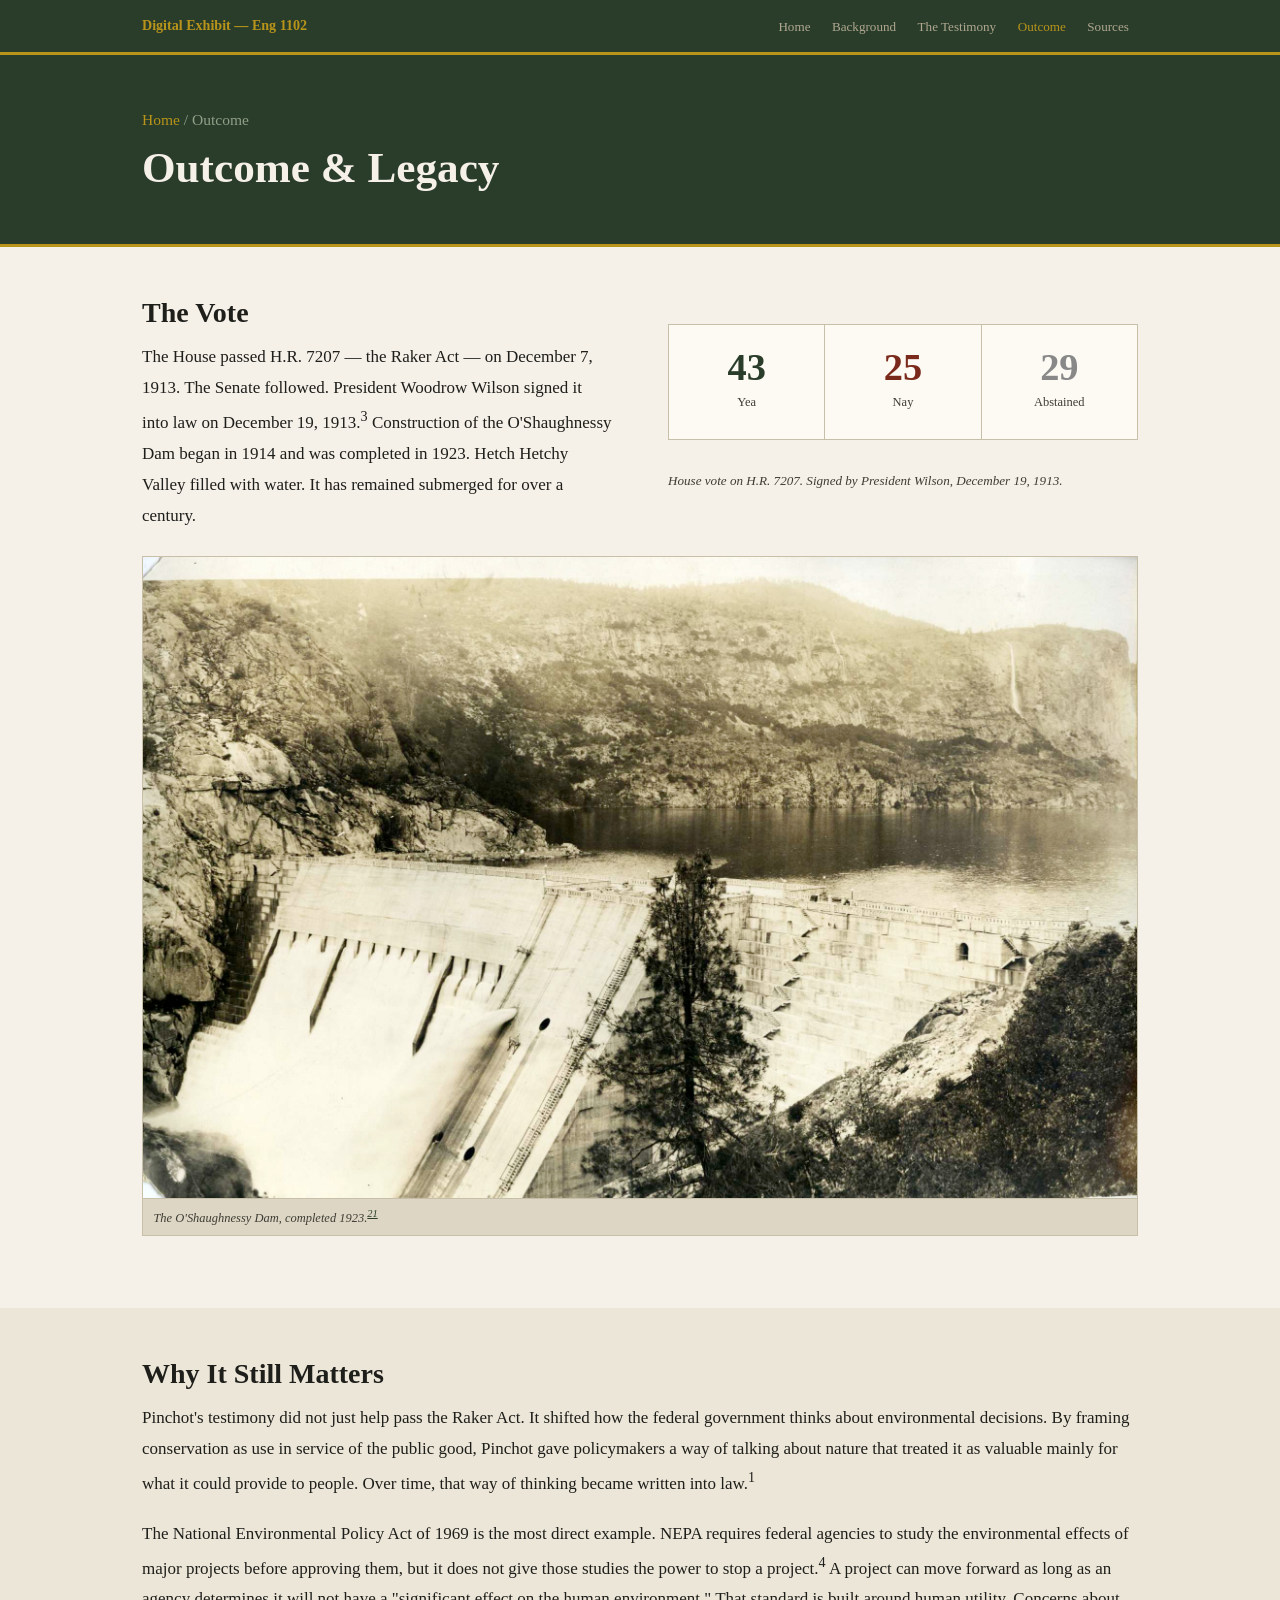
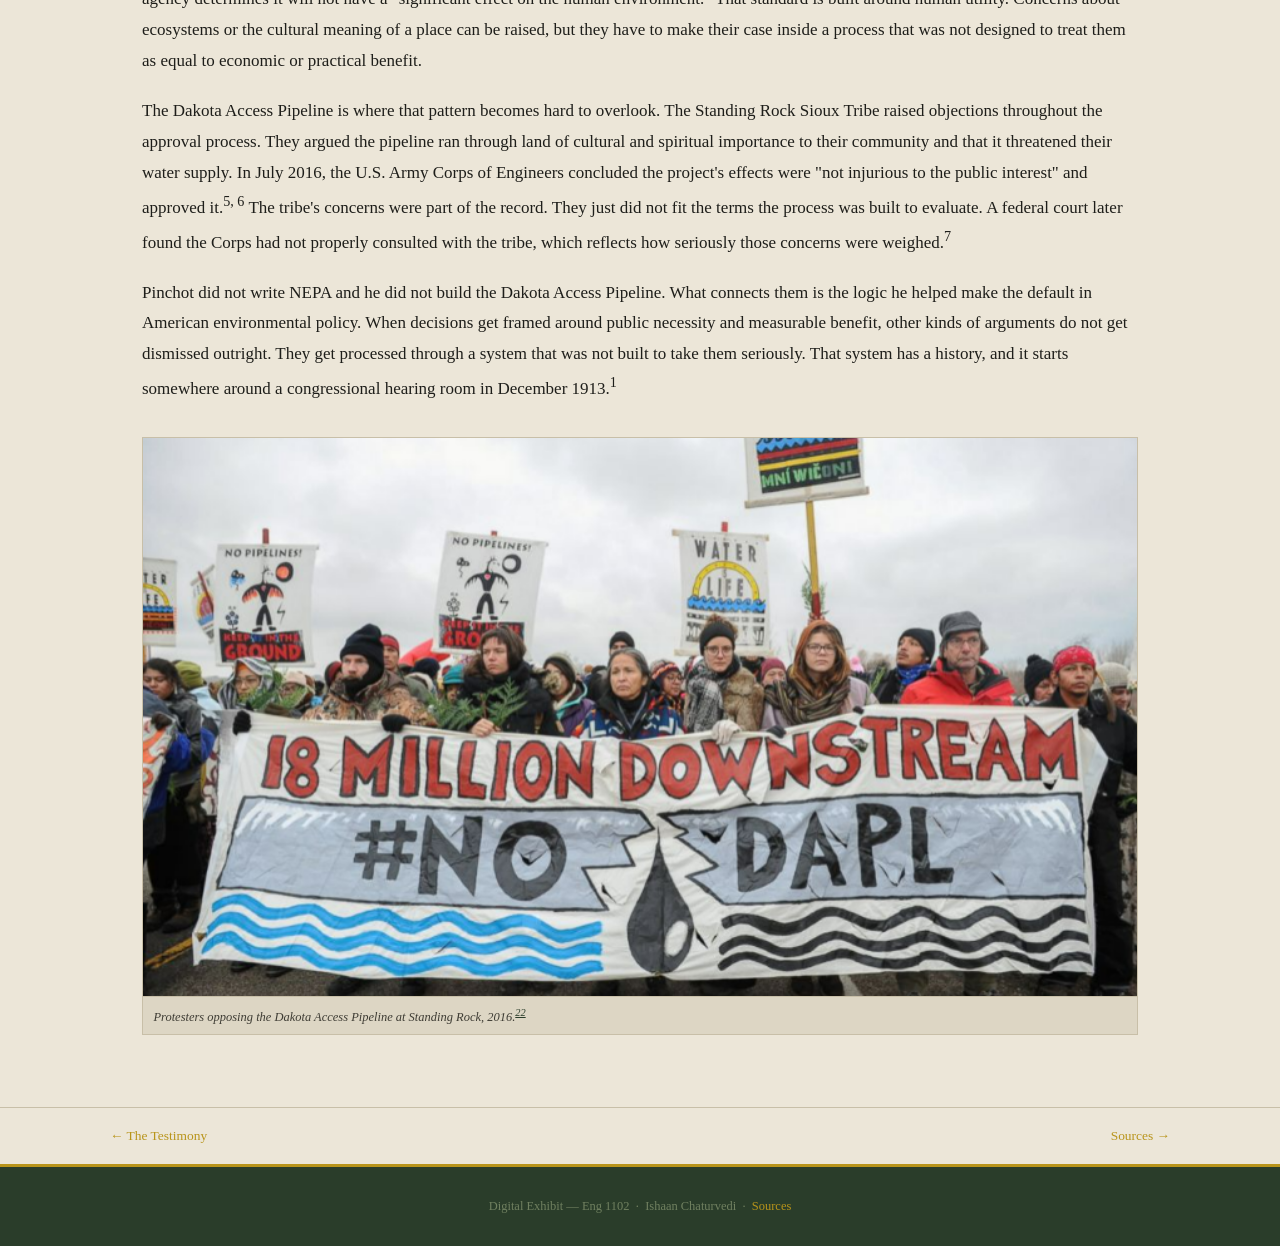
<file: outcome.html>
<!DOCTYPE html>
<html lang="en">
<head>
<meta charset="UTF-8">
<meta name="viewport" content="width=device-width, initial-scale=1.0">
<title>Outcome | Digital Exhibit — Eng 1102</title>
<link href="https://fonts.googleapis.com/css2?family=EB+Garamond:ital,wght@0,400;0,600;1,400&display=swap" rel="stylesheet">
<link rel="stylesheet" href="style.css">
</head>
<body>

<nav class="site-nav">
  <div class="nav-inner">
    <span class="nav-brand">Digital Exhibit — Eng 1102</span>
    <button class="nav-toggle">☰</button>
    <ul class="nav-links">
      <li><a href="index.html">Home</a></li>
      <li><a href="background.html">Background</a></li>
      <li><a href="testimony.html">The Testimony</a></li>
      <li><a href="outcome.html" class="active">Outcome</a></li>
      <li><a href="sources.html">Sources</a></li>
    </ul>
  </div>
</nav>

<div class="page-hdr">
  <div class="container">
    <p class="breadcrumb"><a href="index.html">Home</a> / Outcome</p>
    <h1>Outcome &amp; Legacy</h1>
  </div>
</div>

<div class="sec">
  <div class="container">
    <div class="two-col">
      <div>
        <h2>The Vote</h2>
        <p>The House passed H.R. 7207 — the Raker Act — on December 7, 1913. The Senate followed. President Woodrow Wilson signed it into law on December 19, 1913.<sup><a href="sources.html">3</a></sup> Construction of the O'Shaughnessy Dam began in 1914 and was completed in 1923. Hetch Hetchy Valley filled with water. It has remained submerged for over a century.</p>
      </div>
      <div>
        <div class="vote">
          <div class="vote-b yes"><span class="n">43</span><span class="l">Yea</span></div>
          <div class="vote-b no"><span class="n">25</span><span class="l">Nay</span></div>
          <div class="vote-b abs"><span class="n">29</span><span class="l">Abstained</span></div>
        </div>
        <p style="font-size:0.82rem; color:var(--ink-soft); font-style:italic; margin-top:0.6rem;">House vote on H.R. 7207. Signed by President Wilson, December 19, 1913.</p>
      </div>
    </div>
    <figure class="fig" style="margin-top:1.5rem;">
      <img src="HetchyHetchyDamnCompleted.jpg" alt="O'Shaughnessy Dam, Hetch Hetchy Reservoir">
      <figcaption>The O'Shaughnessy Dam, completed 1923.<sup><a href="sources.html">21</a></sup></figcaption>
    </figure>
  </div>
</div>

<div class="sec alt">
  <div class="container">
    <h2>Why It Still Matters</h2>

    <p>Pinchot's testimony did not just help pass the Raker Act. It shifted how the federal government thinks about environmental decisions. By framing conservation as use in service of the public good, Pinchot gave policymakers a way of talking about nature that treated it as valuable mainly for what it could provide to people. Over time, that way of thinking became written into law.<sup><a href="sources.html">1</a></sup></p>

    <p>The National Environmental Policy Act of 1969 is the most direct example. NEPA requires federal agencies to study the environmental effects of major projects before approving them, but it does not give those studies the power to stop a project.<sup><a href="sources.html">4</a></sup> A project can move forward as long as an agency determines it will not have a "significant effect on the human environment." That standard is built around human utility. Concerns about ecosystems or the cultural meaning of a place can be raised, but they have to make their case inside a process that was not designed to treat them as equal to economic or practical benefit.</p>

    <p>The Dakota Access Pipeline is where that pattern becomes hard to overlook. The Standing Rock Sioux Tribe raised objections throughout the approval process. They argued the pipeline ran through land of cultural and spiritual importance to their community and that it threatened their water supply. In July 2016, the U.S. Army Corps of Engineers concluded the project's effects were "not injurious to the public interest" and approved it.<sup><a href="sources.html">5, 6</a></sup> The tribe's concerns were part of the record. They just did not fit the terms the process was built to evaluate. A federal court later found the Corps had not properly consulted with the tribe, which reflects how seriously those concerns were weighed.<sup><a href="sources.html">7</a></sup></p>

    <p>Pinchot did not write NEPA and he did not build the Dakota Access Pipeline. What connects them is the logic he helped make the default in American environmental policy. When decisions get framed around public necessity and measurable benefit, other kinds of arguments do not get dismissed outright. They get processed through a system that was not built to take them seriously. That system has a history, and it starts somewhere around a congressional hearing room in December 1913.<sup><a href="sources.html">1</a></sup></p>

    <figure class="fig" style="margin-top:2rem;">
      <img src="Dakota Pipeline.png" alt="Dakota Access Pipeline protests, 2016" style="width:100%;">
      <figcaption>Protesters opposing the Dakota Access Pipeline at Standing Rock, 2016.<sup><a href="sources.html">22</a></sup></figcaption>
    </figure>
  </div>
</div>

<div class="page-nav">
  <div class="inner">
    <a href="testimony.html">← The Testimony</a>
    <a href="sources.html">Sources →</a>
  </div>
</div>

<footer class="site-footer">
  <div class="container">
    <p>Digital Exhibit — Eng 1102 &nbsp;·&nbsp; Ishaan Chaturvedi &nbsp;·&nbsp; <a href="sources.html">Sources</a></p>
  </div>
</footer>
<script src="nav.js"></script>
</body>
</html>
</file>
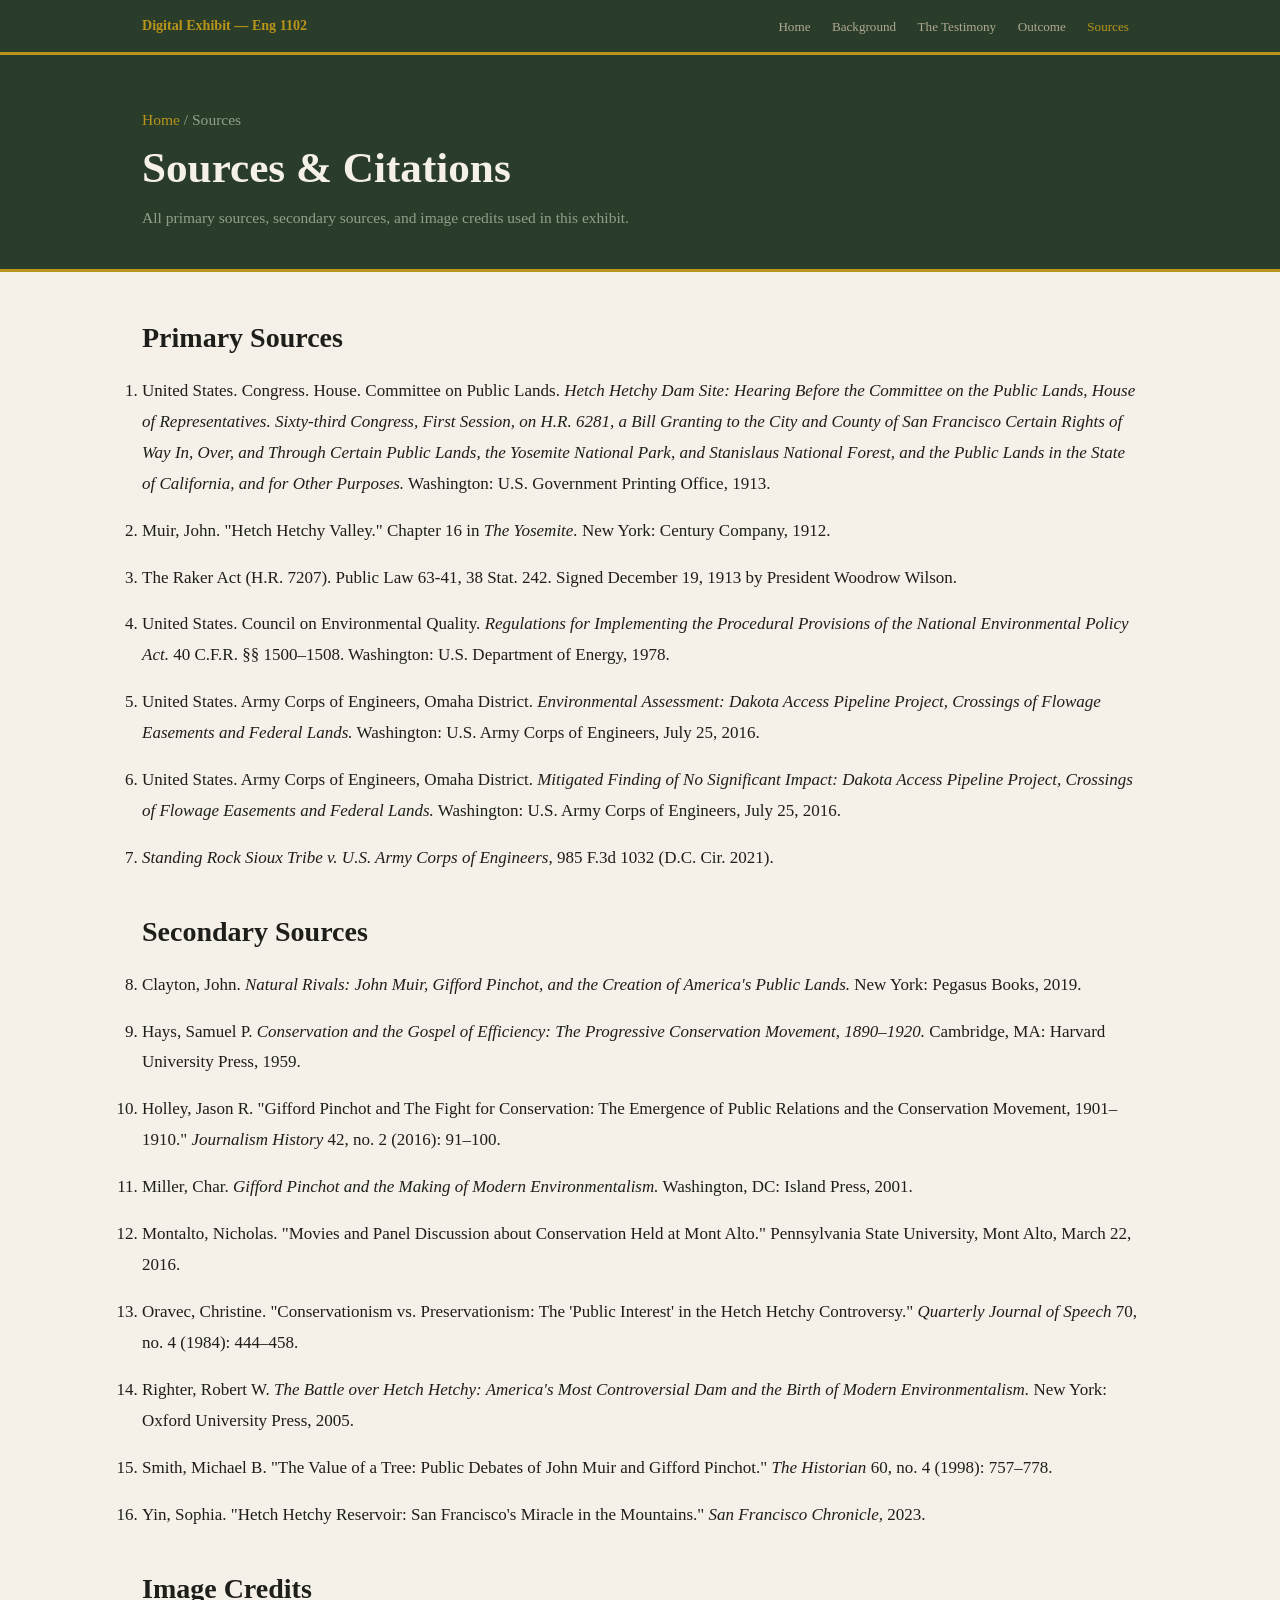
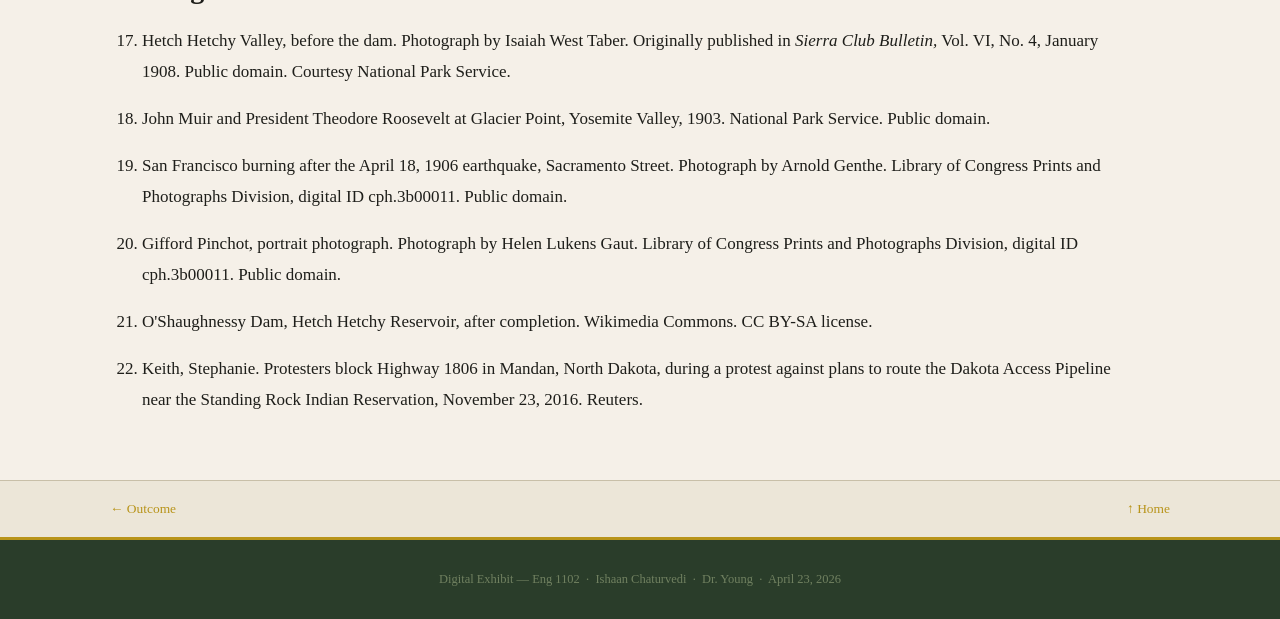
<file: sources.html>
<!DOCTYPE html>
<html lang="en">
<head>
<meta charset="UTF-8">
<meta name="viewport" content="width=device-width, initial-scale=1.0">
<title>Sources | Digital Exhibit — Eng 1102</title>
<link href="https://fonts.googleapis.com/css2?family=EB+Garamond:ital,wght@0,400;0,600;1,400&display=swap" rel="stylesheet">
<link rel="stylesheet" href="style.css">
</head>
<body>

<nav class="site-nav">
  <div class="nav-inner">
    <span class="nav-brand">Digital Exhibit — Eng 1102</span>
    <button class="nav-toggle">☰</button>
    <ul class="nav-links">
      <li><a href="index.html">Home</a></li>
      <li><a href="background.html">Background</a></li>
      <li><a href="testimony.html">The Testimony</a></li>
      <li><a href="outcome.html">Outcome</a></li>
      <li><a href="sources.html" class="active">Sources</a></li>
    </ul>
  </div>
</nav>

<div class="page-hdr">
  <div class="container">
    <p class="breadcrumb"><a href="index.html">Home</a> / Sources</p>
    <h1>Sources &amp; Citations</h1>
    <p>All primary sources, secondary sources, and image credits used in this exhibit.</p>
  </div>
</div>

<div class="sec">
  <div class="container">

    <h2 style="margin-bottom:1.2rem;">Primary Sources</h2>
    <ol>
      <li style="margin-bottom:1rem;">United States. Congress. House. Committee on Public Lands. <em>Hetch Hetchy Dam Site: Hearing Before the Committee on the Public Lands, House of Representatives. Sixty-third Congress, First Session, on H.R. 6281, a Bill Granting to the City and County of San Francisco Certain Rights of Way In, Over, and Through Certain Public Lands, the Yosemite National Park, and Stanislaus National Forest, and the Public Lands in the State of California, and for Other Purposes.</em> Washington: U.S. Government Printing Office, 1913.</li>

      <li style="margin-bottom:1rem;">Muir, John. "Hetch Hetchy Valley." Chapter 16 in <em>The Yosemite.</em> New York: Century Company, 1912.</li>

      <li style="margin-bottom:1rem;">The Raker Act (H.R. 7207). Public Law 63-41, 38 Stat. 242. Signed December 19, 1913 by President Woodrow Wilson.</li>

      <li style="margin-bottom:1rem;">United States. Council on Environmental Quality. <em>Regulations for Implementing the Procedural Provisions of the National Environmental Policy Act.</em> 40 C.F.R. §§ 1500–1508. Washington: U.S. Department of Energy, 1978.</li>

      <li style="margin-bottom:1rem;">United States. Army Corps of Engineers, Omaha District. <em>Environmental Assessment: Dakota Access Pipeline Project, Crossings of Flowage Easements and Federal Lands.</em> Washington: U.S. Army Corps of Engineers, July 25, 2016.</li>

      <li style="margin-bottom:1rem;">United States. Army Corps of Engineers, Omaha District. <em>Mitigated Finding of No Significant Impact: Dakota Access Pipeline Project, Crossings of Flowage Easements and Federal Lands.</em> Washington: U.S. Army Corps of Engineers, July 25, 2016.</li>

      <li style="margin-bottom:1rem;"><em>Standing Rock Sioux Tribe v. U.S. Army Corps of Engineers,</em> 985 F.3d 1032 (D.C. Cir. 2021).</li>
    </ol>

    <h2 style="margin-top:2.5rem; margin-bottom:1.2rem;">Secondary Sources</h2>
    <ol start="8">
      <li style="margin-bottom:1rem;">Clayton, John. <em>Natural Rivals: John Muir, Gifford Pinchot, and the Creation of America's Public Lands.</em> New York: Pegasus Books, 2019.</li>

      <li style="margin-bottom:1rem;">Hays, Samuel P. <em>Conservation and the Gospel of Efficiency: The Progressive Conservation Movement, 1890–1920.</em> Cambridge, MA: Harvard University Press, 1959.</li>

      <li style="margin-bottom:1rem;">Holley, Jason R. "Gifford Pinchot and The Fight for Conservation: The Emergence of Public Relations and the Conservation Movement, 1901–1910." <em>Journalism History</em> 42, no. 2 (2016): 91–100.</li>

      <li style="margin-bottom:1rem;">Miller, Char. <em>Gifford Pinchot and the Making of Modern Environmentalism.</em> Washington, DC: Island Press, 2001.</li>

      <li style="margin-bottom:1rem;">Montalto, Nicholas. "Movies and Panel Discussion about Conservation Held at Mont Alto." Pennsylvania State University, Mont Alto, March 22, 2016.</li>

      <li style="margin-bottom:1rem;">Oravec, Christine. "Conservationism vs. Preservationism: The 'Public Interest' in the Hetch Hetchy Controversy." <em>Quarterly Journal of Speech</em> 70, no. 4 (1984): 444–458.</li>

      <li style="margin-bottom:1rem;">Righter, Robert W. <em>The Battle over Hetch Hetchy: America's Most Controversial Dam and the Birth of Modern Environmentalism.</em> New York: Oxford University Press, 2005.</li>

      <li style="margin-bottom:1rem;">Smith, Michael B. "The Value of a Tree: Public Debates of John Muir and Gifford Pinchot." <em>The Historian</em> 60, no. 4 (1998): 757–778.</li>

      <li style="margin-bottom:1rem;">Yin, Sophia. "Hetch Hetchy Reservoir: San Francisco's Miracle in the Mountains." <em>San Francisco Chronicle,</em> 2023.</li>
    </ol>

    <h2 style="margin-top:2.5rem; margin-bottom:1.2rem;">Image Credits</h2>
    <ol start="17">
      <li style="margin-bottom:1rem;">Hetch Hetchy Valley, before the dam. Photograph by Isaiah West Taber. Originally published in <em>Sierra Club Bulletin,</em> Vol. VI, No. 4, January 1908. Public domain. Courtesy National Park Service.</li>

      <li style="margin-bottom:1rem;">John Muir and President Theodore Roosevelt at Glacier Point, Yosemite Valley, 1903. National Park Service. Public domain.</li>

      <li style="margin-bottom:1rem;">San Francisco burning after the April 18, 1906 earthquake, Sacramento Street. Photograph by Arnold Genthe. Library of Congress Prints and Photographs Division, digital ID cph.3b00011. Public domain.</li>

      <li style="margin-bottom:1rem;">Gifford Pinchot, portrait photograph. Photograph by Helen Lukens Gaut. Library of Congress Prints and Photographs Division, digital ID cph.3b00011. Public domain.</li>

      <li style="margin-bottom:1rem;">O'Shaughnessy Dam, Hetch Hetchy Reservoir, after completion. Wikimedia Commons. CC BY-SA license.</li>

      <li style="margin-bottom:1rem;">Keith, Stephanie. Protesters block Highway 1806 in Mandan, North Dakota, during a protest against plans to route the Dakota Access Pipeline near the Standing Rock Indian Reservation, November 23, 2016. Reuters.</li>
    </ol>

  </div>
</div>

<div class="page-nav">
  <div class="inner">
    <a href="outcome.html">← Outcome</a>
    <a href="index.html">↑ Home</a>
  </div>
</div>

<footer class="site-footer">
  <div class="container">
    <p>Digital Exhibit — Eng 1102 &nbsp;·&nbsp; Ishaan Chaturvedi &nbsp;·&nbsp; Dr. Young &nbsp;·&nbsp; April 23, 2026</p>
  </div>
</footer>
<script src="nav.js"></script>
</body>
</html>
</file>
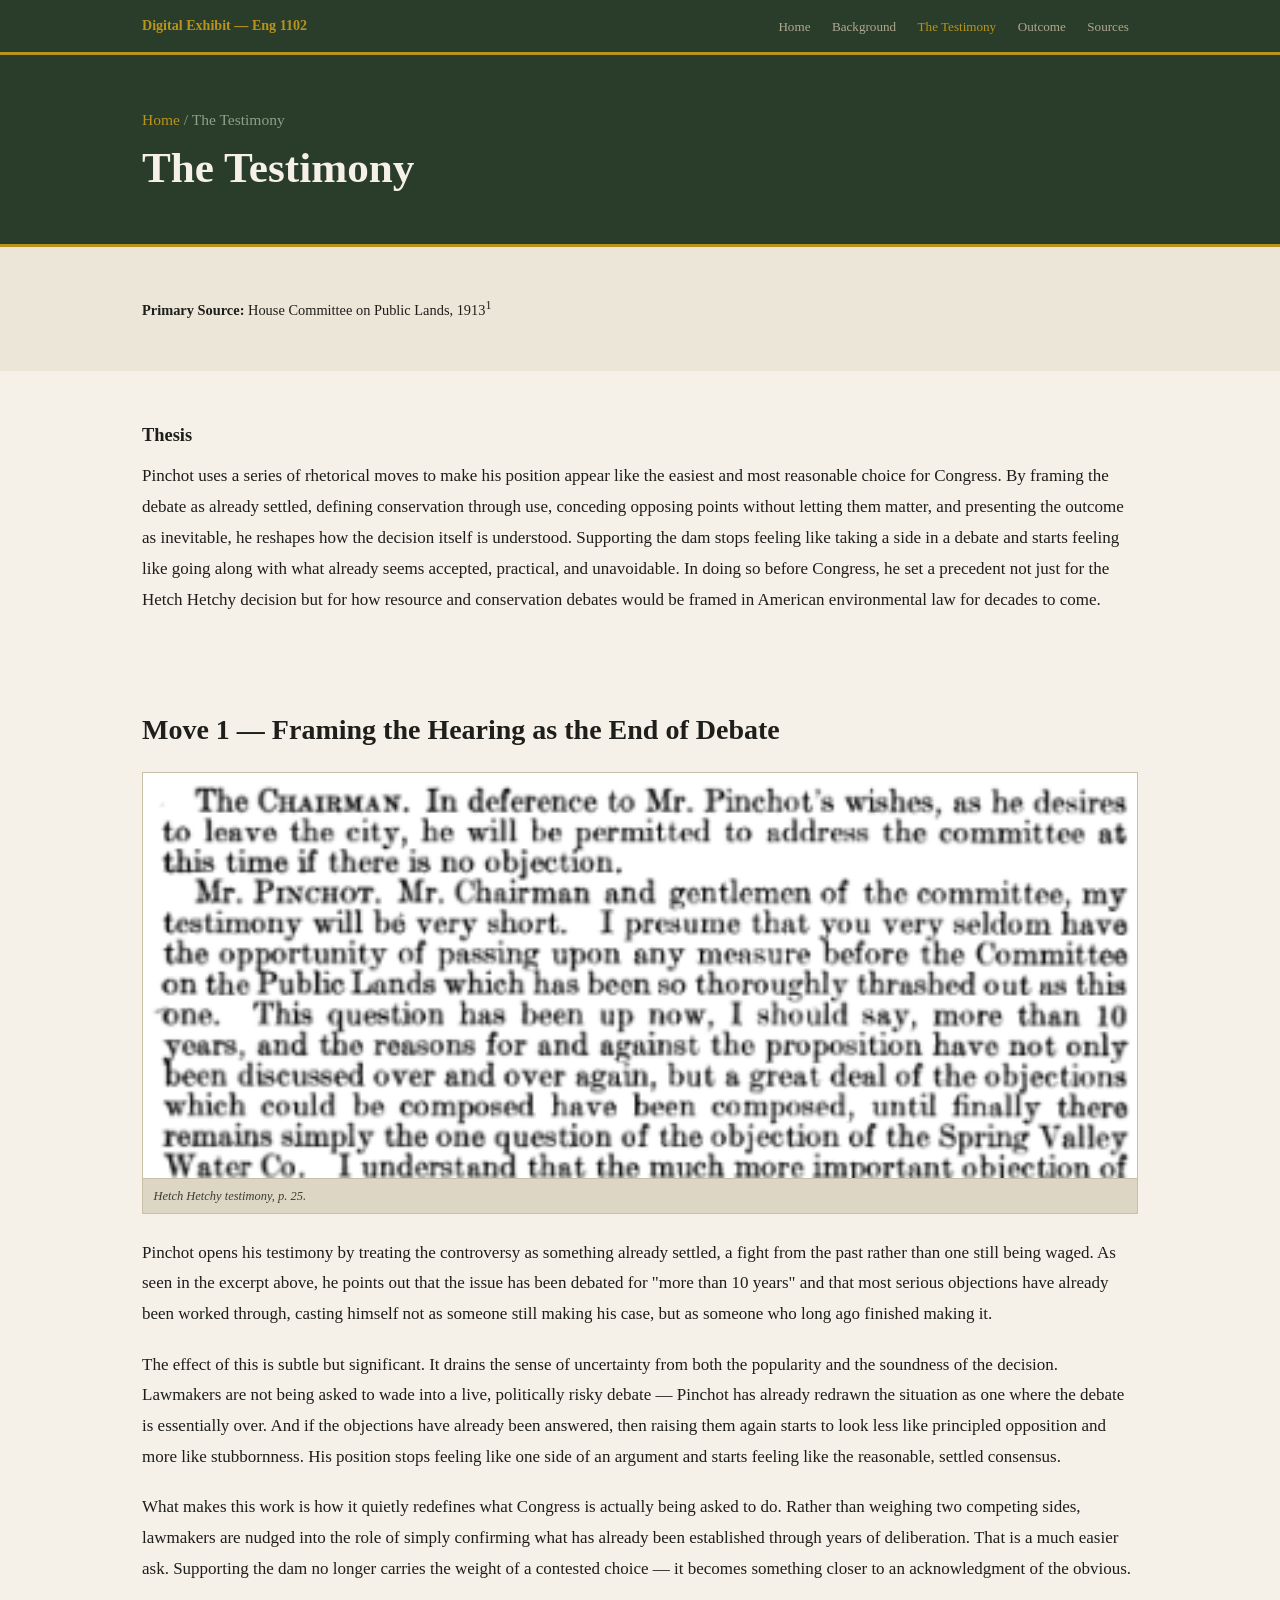
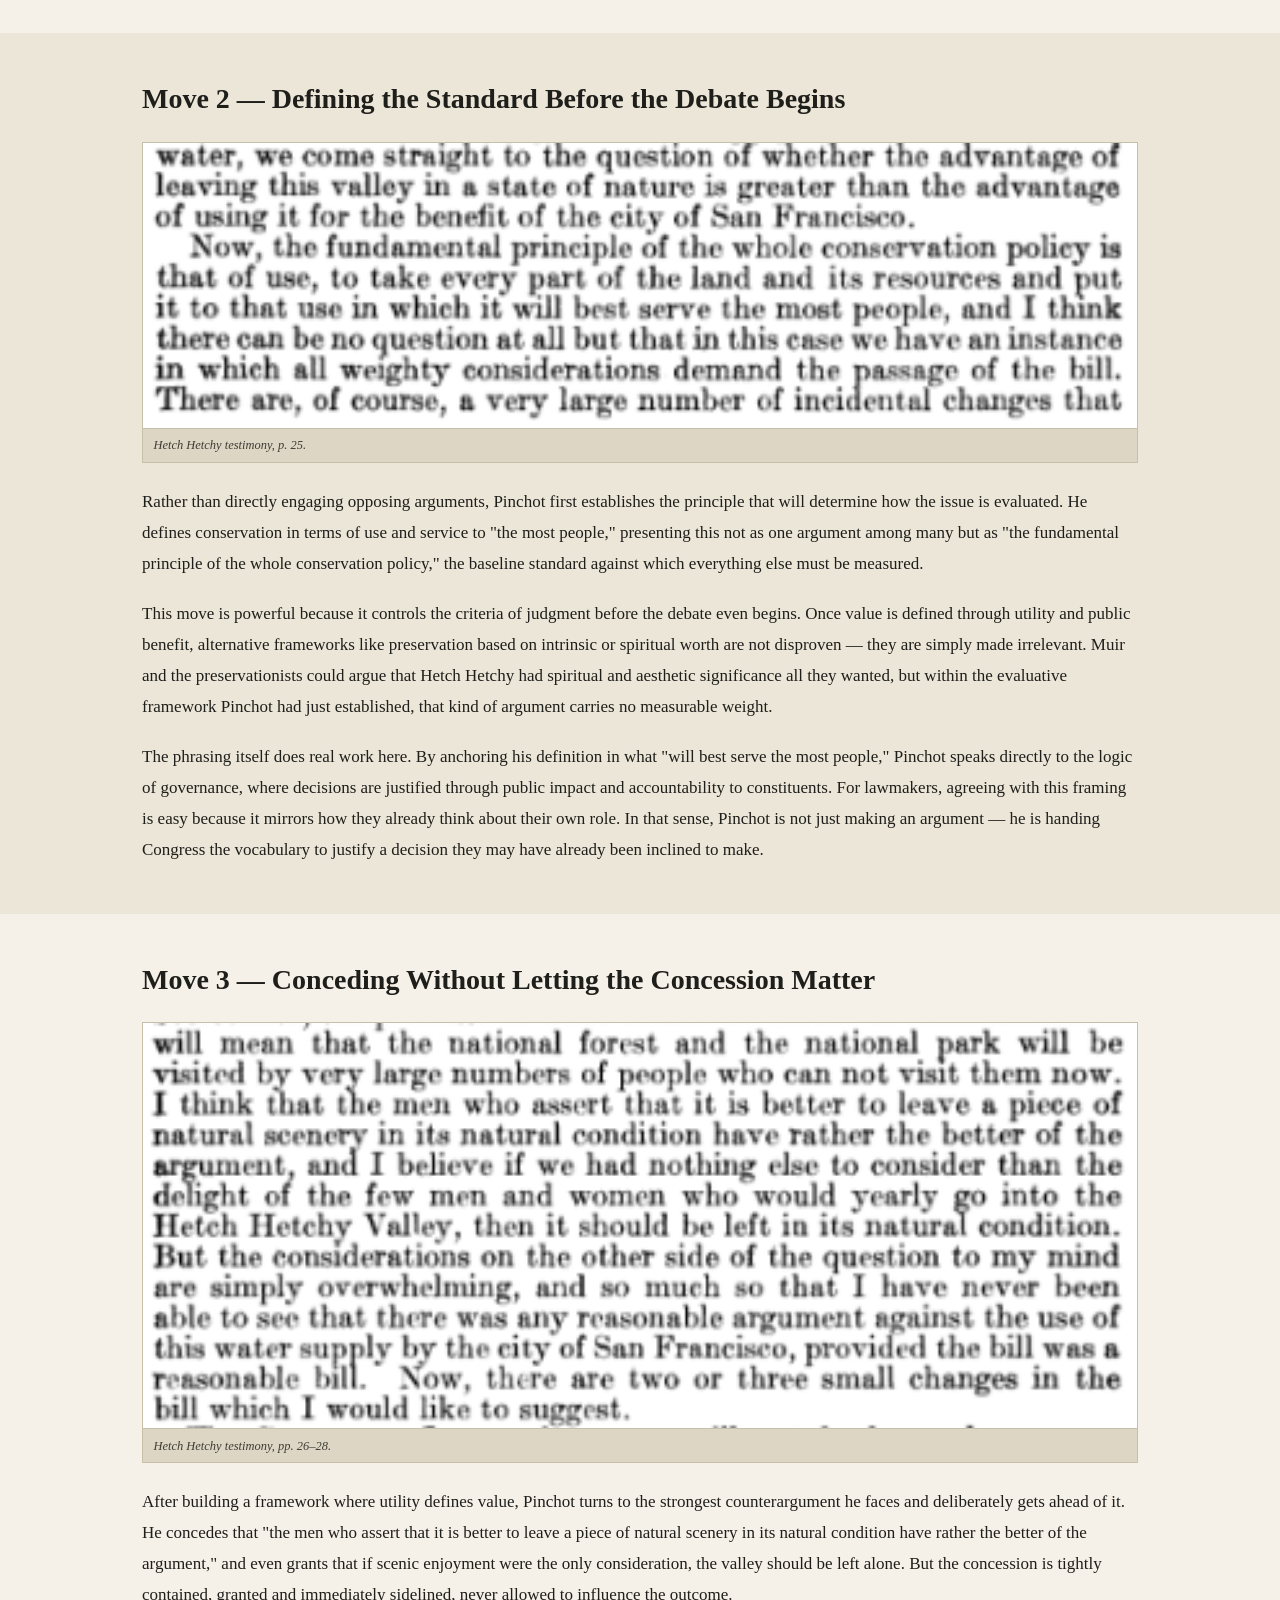
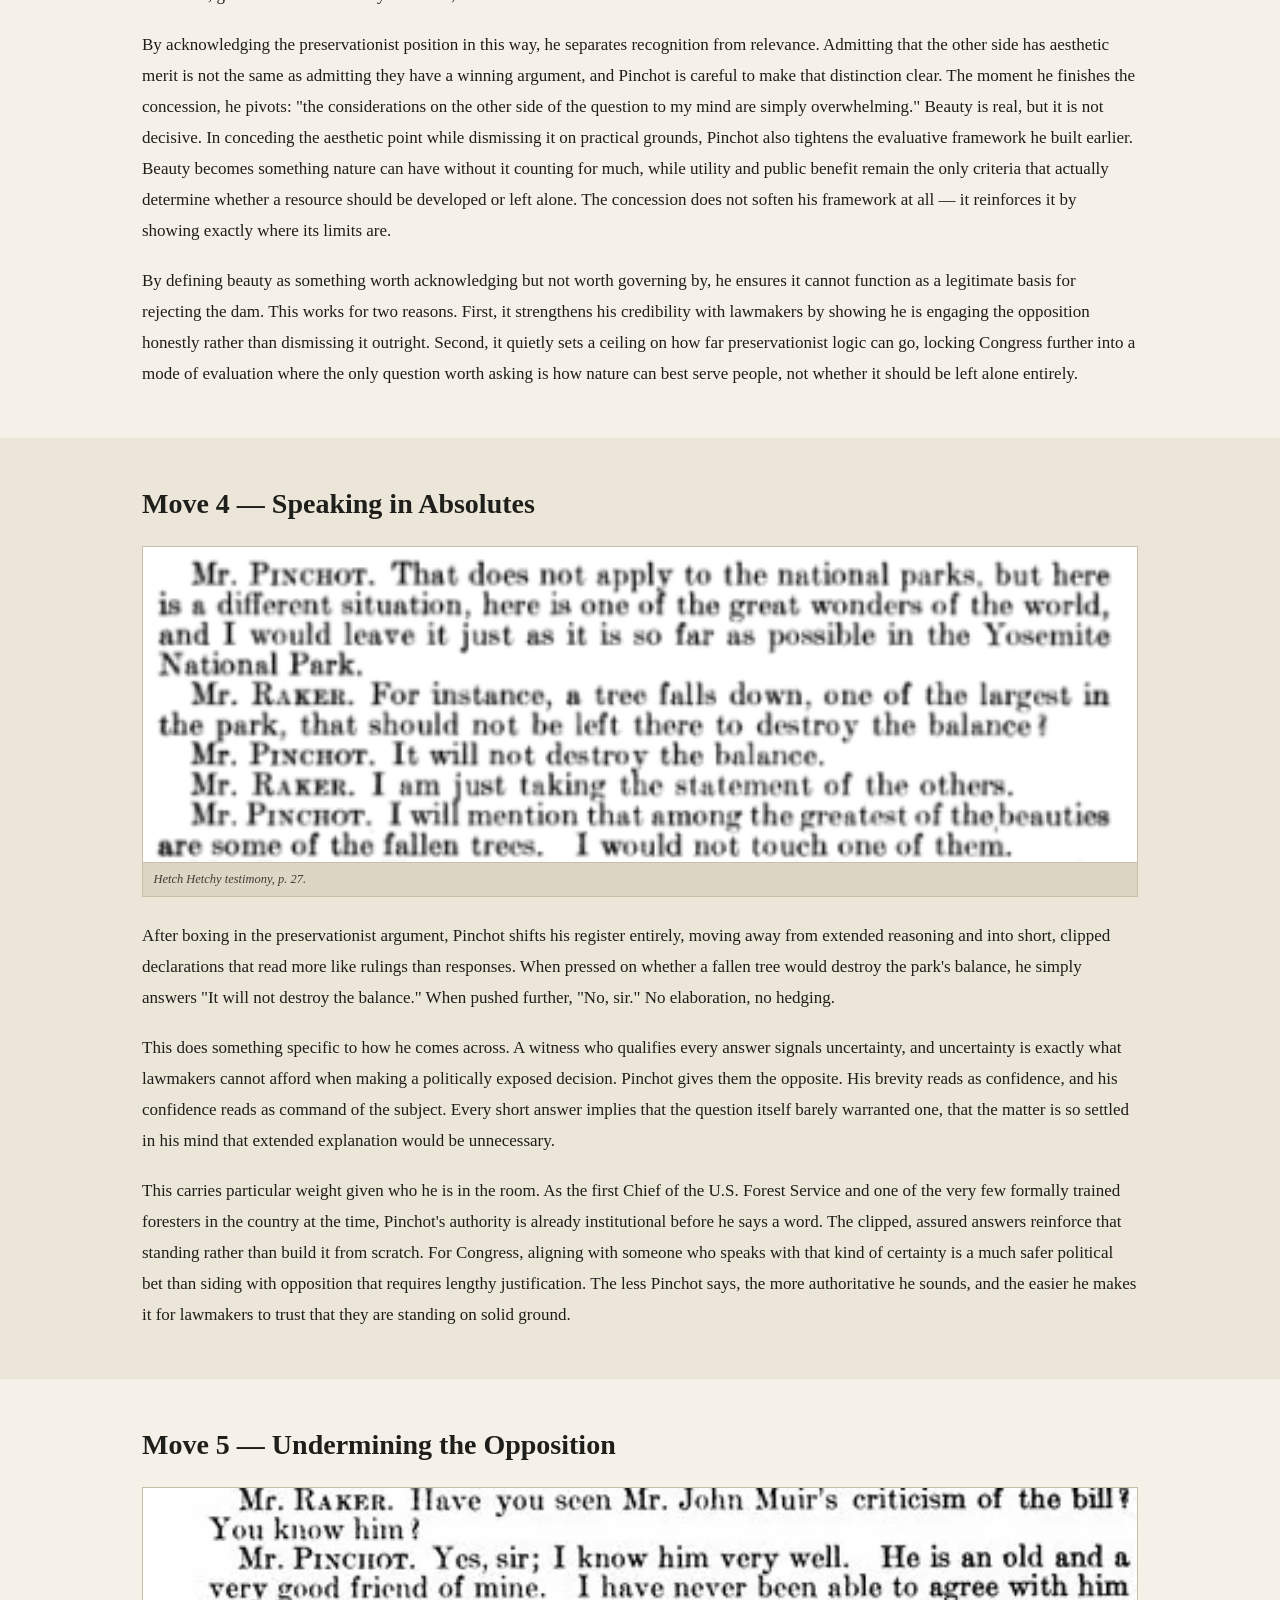
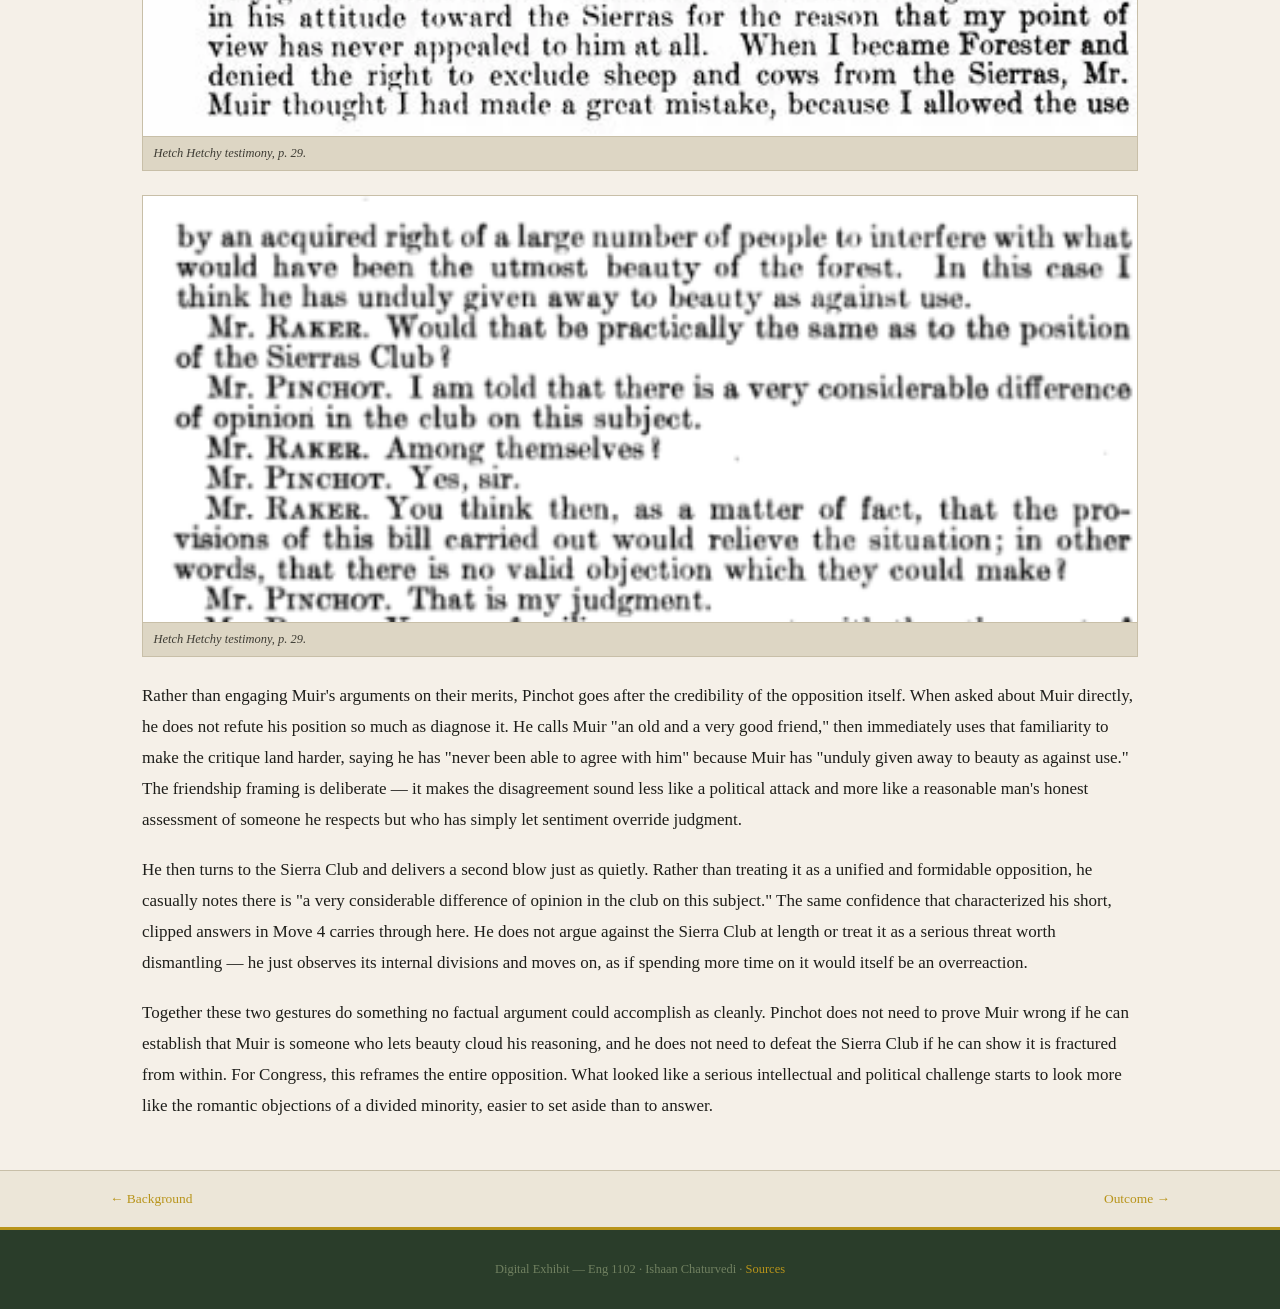
<file: testimony.html>
<!DOCTYPE html>
<html lang="en">
<head>
<meta charset="UTF-8">
<meta name="viewport" content="width=device-width, initial-scale=1.0">
<title>The Testimony | Digital Exhibit — Eng 1102</title>
<link href="https://fonts.googleapis.com/css2?family=EB+Garamond:ital,wght@0,400;0,600;1,400&display=swap" rel="stylesheet">
<link rel="stylesheet" href="style.css">
</head>
<body>

<nav class="site-nav">
  <div class="nav-inner">
    <span class="nav-brand">Digital Exhibit — Eng 1102</span>
    <button class="nav-toggle">☰</button>
    <ul class="nav-links">
      <li><a href="index.html">Home</a></li>
      <li><a href="background.html">Background</a></li>
      <li><a href="testimony.html" class="active">The Testimony</a></li>
      <li><a href="outcome.html">Outcome</a></li>
      <li><a href="sources.html">Sources</a></li>
    </ul>
  </div>
</nav>

<div class="page-hdr">
  <div class="container">
    <p class="breadcrumb"><a href="index.html">Home</a> / The Testimony</p>
    <h1>The Testimony</h1>
  </div>
</div>

<div class="sec alt">
  <div class="container">
    <p style="font-size:0.9rem;">
      <strong>Primary Source:</strong> House Committee on Public Lands, 1913<sup>1</sup>
    </p>
  </div>
</div>

<div class="sec">
  <div class="container">

    <h3>Thesis</h3>
    <p>
      Pinchot uses a series of rhetorical moves to make his position appear like the easiest and most reasonable choice for Congress. By framing the debate as already settled, defining conservation through use, conceding opposing points without letting them matter, and presenting the outcome as inevitable, he reshapes how the decision itself is understood. Supporting the dam stops feeling like taking a side in a debate and starts feeling like going along with what already seems accepted, practical, and unavoidable. In doing so before Congress, he set a precedent not just for the Hetch Hetchy decision but for how resource and conservation debates would be framed in American environmental law for decades to come.
    </p>

  </div>
</div>

<div class="sec">
  <div class="container">

    <h2>Move 1 — Framing the Hearing as the End of Debate</h2>

    <figure class="fig">
      <img src="Move1.png">
      <figcaption>Hetch Hetchy testimony, p. 25.</figcaption>
    </figure>

    <p>Pinchot opens his testimony by treating the controversy as something already settled, a fight from the past rather than one still being waged. As seen in the excerpt above, he points out that the issue has been debated for "more than 10 years" and that most serious objections have already been worked through, casting himself not as someone still making his case, but as someone who long ago finished making it.</p>

    <p>The effect of this is subtle but significant. It drains the sense of uncertainty from both the popularity and the soundness of the decision. Lawmakers are not being asked to wade into a live, politically risky debate — Pinchot has already redrawn the situation as one where the debate is essentially over. And if the objections have already been answered, then raising them again starts to look less like principled opposition and more like stubbornness. His position stops feeling like one side of an argument and starts feeling like the reasonable, settled consensus.</p>

    <p>What makes this work is how it quietly redefines what Congress is actually being asked to do. Rather than weighing two competing sides, lawmakers are nudged into the role of simply confirming what has already been established through years of deliberation. That is a much easier ask. Supporting the dam no longer carries the weight of a contested choice — it becomes something closer to an acknowledgment of the obvious.</p>

  </div>
</div>

<div class="sec alt">
  <div class="container">

    <h2>Move 2 — Defining the Standard Before the Debate Begins</h2>

    <figure class="fig">
      <img src="Move2.png">
      <figcaption>Hetch Hetchy testimony, p. 25.</figcaption>
    </figure>

    <p>Rather than directly engaging opposing arguments, Pinchot first establishes the principle that will determine how the issue is evaluated. He defines conservation in terms of use and service to "the most people," presenting this not as one argument among many but as "the fundamental principle of the whole conservation policy," the baseline standard against which everything else must be measured.</p>

    <p>This move is powerful because it controls the criteria of judgment before the debate even begins. Once value is defined through utility and public benefit, alternative frameworks like preservation based on intrinsic or spiritual worth are not disproven — they are simply made irrelevant. Muir and the preservationists could argue that Hetch Hetchy had spiritual and aesthetic significance all they wanted, but within the evaluative framework Pinchot had just established, that kind of argument carries no measurable weight.</p>

    <p>The phrasing itself does real work here. By anchoring his definition in what "will best serve the most people," Pinchot speaks directly to the logic of governance, where decisions are justified through public impact and accountability to constituents. For lawmakers, agreeing with this framing is easy because it mirrors how they already think about their own role. In that sense, Pinchot is not just making an argument — he is handing Congress the vocabulary to justify a decision they may have already been inclined to make.</p>

  </div>
</div>

<div class="sec">
  <div class="container">

    <h2>Move 3 — Conceding Without Letting the Concession Matter</h2>

    <figure class="fig">
      <img src="Move3.png">
      <figcaption>Hetch Hetchy testimony, pp. 26–28.</figcaption>
    </figure>

    <p>After building a framework where utility defines value, Pinchot turns to the strongest counterargument he faces and deliberately gets ahead of it. He concedes that "the men who assert that it is better to leave a piece of natural scenery in its natural condition have rather the better of the argument," and even grants that if scenic enjoyment were the only consideration, the valley should be left alone. But the concession is tightly contained, granted and immediately sidelined, never allowed to influence the outcome.</p>

    <p>By acknowledging the preservationist position in this way, he separates recognition from relevance. Admitting that the other side has aesthetic merit is not the same as admitting they have a winning argument, and Pinchot is careful to make that distinction clear. The moment he finishes the concession, he pivots: "the considerations on the other side of the question to my mind are simply overwhelming." Beauty is real, but it is not decisive. In conceding the aesthetic point while dismissing it on practical grounds, Pinchot also tightens the evaluative framework he built earlier. Beauty becomes something nature can have without it counting for much, while utility and public benefit remain the only criteria that actually determine whether a resource should be developed or left alone. The concession does not soften his framework at all — it reinforces it by showing exactly where its limits are.</p>

    <p>By defining beauty as something worth acknowledging but not worth governing by, he ensures it cannot function as a legitimate basis for rejecting the dam. This works for two reasons. First, it strengthens his credibility with lawmakers by showing he is engaging the opposition honestly rather than dismissing it outright. Second, it quietly sets a ceiling on how far preservationist logic can go, locking Congress further into a mode of evaluation where the only question worth asking is how nature can best serve people, not whether it should be left alone entirely.</p>

  </div>
</div>

<div class="sec alt">
  <div class="container">

    <h2>Move 4 — Speaking in Absolutes</h2>

    <figure class="fig">
      <img src="Move4.png">
      <figcaption>Hetch Hetchy testimony, p. 27.</figcaption>
    </figure>

    <p>After boxing in the preservationist argument, Pinchot shifts his register entirely, moving away from extended reasoning and into short, clipped declarations that read more like rulings than responses. When pressed on whether a fallen tree would destroy the park's balance, he simply answers "It will not destroy the balance." When pushed further, "No, sir." No elaboration, no hedging.</p>

    <p>This does something specific to how he comes across. A witness who qualifies every answer signals uncertainty, and uncertainty is exactly what lawmakers cannot afford when making a politically exposed decision. Pinchot gives them the opposite. His brevity reads as confidence, and his confidence reads as command of the subject. Every short answer implies that the question itself barely warranted one, that the matter is so settled in his mind that extended explanation would be unnecessary.</p>

    <p>This carries particular weight given who he is in the room. As the first Chief of the U.S. Forest Service and one of the very few formally trained foresters in the country at the time, Pinchot's authority is already institutional before he says a word. The clipped, assured answers reinforce that standing rather than build it from scratch. For Congress, aligning with someone who speaks with that kind of certainty is a much safer political bet than siding with opposition that requires lengthy justification. The less Pinchot says, the more authoritative he sounds, and the easier he makes it for lawmakers to trust that they are standing on solid ground.</p>

  </div>
</div>

<div class="sec">
  <div class="container">

    <h2>Move 5 — Undermining the Opposition</h2>

    <figure class="fig">
      <img src="Move5_part2.png">
      <figcaption>Hetch Hetchy testimony, p. 29.</figcaption>
    </figure>

    <figure class="fig" style="margin-top:1rem;">
      <img src="Move5.png">
      <figcaption>Hetch Hetchy testimony, p. 29.</figcaption>
    </figure>

    <p>Rather than engaging Muir's arguments on their merits, Pinchot goes after the credibility of the opposition itself. When asked about Muir directly, he does not refute his position so much as diagnose it. He calls Muir "an old and a very good friend," then immediately uses that familiarity to make the critique land harder, saying he has "never been able to agree with him" because Muir has "unduly given away to beauty as against use." The friendship framing is deliberate — it makes the disagreement sound less like a political attack and more like a reasonable man's honest assessment of someone he respects but who has simply let sentiment override judgment.</p>

    <p>He then turns to the Sierra Club and delivers a second blow just as quietly. Rather than treating it as a unified and formidable opposition, he casually notes there is "a very considerable difference of opinion in the club on this subject." The same confidence that characterized his short, clipped answers in Move 4 carries through here. He does not argue against the Sierra Club at length or treat it as a serious threat worth dismantling — he just observes its internal divisions and moves on, as if spending more time on it would itself be an overreaction.</p>

    <p>Together these two gestures do something no factual argument could accomplish as cleanly. Pinchot does not need to prove Muir wrong if he can establish that Muir is someone who lets beauty cloud his reasoning, and he does not need to defeat the Sierra Club if he can show it is fractured from within. For Congress, this reframes the entire opposition. What looked like a serious intellectual and political challenge starts to look more like the romantic objections of a divided minority, easier to set aside than to answer.</p>

  </div>
</div>

<div class="page-nav">
  <div class="inner">
    <a href="background.html">← Background</a>
    <a href="outcome.html">Outcome →</a>
  </div>
</div>

<footer class="site-footer">
  <div class="container">
    <p>Digital Exhibit — Eng 1102 · Ishaan Chaturvedi · <a href="sources.html">Sources</a></p>
  </div>
</footer>

<script src="nav.js"></script>
</body>
</html>
</file>
<file: style.css>
*, *::before, *::after { box-sizing: border-box; margin: 0; padding: 0; }
html { scroll-behavior: smooth; }
img { max-width: 100%; height: auto; display: block; }
a { color: inherit; text-decoration: none; }

:root {
  --beige:      #f5f0e8;
  --beige-dark: #ece6d8;
  --beige-mid:  #ddd6c4;
  --ink:        #1e1e1a;
  --ink-soft:   #3e3c34;
  --green:      #2a3d2a;
  --green-lt:   #3d5c3d;
  --gold:       #b8941a;
  --rule:       #c8bfa8;
  --white:      #fdfaf4;
}

body {
  font-family: Georgia, 'Times New Roman', serif;
  font-size: 17px;
  line-height: 1.82;
  color: var(--ink);
  background: var(--beige);
}

h1 { font-size: clamp(1.8rem, 4vw, 2.7rem); font-weight: bold; line-height: 1.2; margin-bottom: 0.75rem; }
h2 { font-size: clamp(1.3rem, 2.5vw, 1.75rem); font-weight: bold; line-height: 1.3; margin-bottom: 0.65rem; }
h3 { font-size: 1.15rem; font-weight: bold; margin-bottom: 0.5rem; }
p  { margin-bottom: 1.2rem; }
p:last-child { margin-bottom: 0; }

.container { max-width: 1060px; margin: 0 auto; padding: 0 2rem; }

/* NAV */
.site-nav {
  background: var(--green);
  border-bottom: 3px solid var(--gold);
  position: sticky; top: 0; z-index: 100;
}
.nav-inner {
  max-width: 1060px; margin: 0 auto;
  display: flex; align-items: center; justify-content: space-between;
  padding: 0 2rem; height: 52px;
}
.nav-brand { font-size: 0.88rem; font-weight: bold; color: var(--gold); }
.nav-links { list-style: none; display: flex; gap: 0.2rem; }
.nav-links a { font-size: 0.82rem; color: #b0a890; padding: 0.35em 0.7em; transition: color 0.15s; }
.nav-links a:hover, .nav-links a.active { color: var(--gold); }
.nav-toggle { display: none; background: none; border: none; color: #b0a890; font-size: 1.2rem; cursor: pointer; }

/* HERO */
.hero { background: var(--green); padding: 4.5rem 2rem 3.5rem; border-bottom: 3px solid var(--gold); }
.hero h1 { color: var(--beige); }
.hero .sub { font-size: 1rem; color: #90a088; max-width: 580px; line-height: 1.65; margin-top: 0.6rem; }
.hero .byline { font-size: 0.82rem; color: #708068; margin-top: 1.4rem; font-style: italic; }

/* PAGE HEADER */
.page-hdr { background: var(--green); padding: 2.8rem 2rem 2.4rem; border-bottom: 3px solid var(--gold); }
.page-hdr h1 { color: var(--beige); }
.page-hdr p { color: #90a088; font-size: 0.97rem; max-width: 560px; margin-top: 0.5rem; line-height: 1.6; }
.breadcrumb { font-size: 0.78rem; color: #607060; margin-bottom: 0.6rem; }
.breadcrumb a { color: var(--gold); }

/* SECTIONS */
.sec { padding: 3rem 2rem; }
.sec.alt { background: var(--beige-dark); }
.sec.dark { background: var(--green); color: var(--beige); }
.sec.dark h2, .sec.dark h3 { color: var(--beige); }
.sec.dark p { color: #c0c8b4; }

/* TWO COLUMN */
.two-col { display: grid; grid-template-columns: 1fr 1fr; gap: 3.5rem; align-items: start; }

/* HOME CARDS */
.cards { display: grid; grid-template-columns: repeat(2, 1fr); gap: 1px; background: var(--rule); border: 1px solid var(--rule); margin-top: 2.2rem; }
.card { background: var(--beige); padding: 1.5rem 1.7rem; display: flex; flex-direction: column; gap: 0.35rem; border-top: 3px solid transparent; transition: background 0.15s, border-color 0.15s; }
.card:hover { background: var(--white); border-top-color: var(--gold); }
.card .num { font-size: 0.72rem; color: var(--gold); }
.card .ttl { font-size: 1rem; font-weight: bold; }
.card .dsc { font-size: 0.84rem; color: var(--ink-soft); line-height: 1.5; }

/* FIGURES / IMAGES */
.fig { margin: 1.5rem 0; }
.fig img { width: 100%; border: 1px solid var(--rule); }
.fig figcaption { font-size: 0.78rem; color: var(--ink-soft); padding: 0.45rem 0.65rem; background: var(--beige-mid); border: 1px solid var(--rule); border-top: none; font-style: italic; line-height: 1.5; }
.fig a { color: var(--green); text-decoration: underline; }

/* PULL QUOTE */
.pq { border-left: 4px solid var(--gold); padding: 1.1rem 1.5rem; background: var(--beige-dark); margin: 1.8rem 0; }
.pq p { font-size: 1.12rem; font-style: italic; line-height: 1.55; margin: 0; }
.pq cite { display: block; margin-top: 0.55rem; font-size: 0.77rem; color: var(--gold); font-style: normal; }

/* TRANSCRIPT */
.transcript { border: 1px solid var(--rule); border-top: 3px solid var(--gold); background: var(--white); margin: 2rem 0; }
.tr-label { background: var(--green); padding: 0.55rem 1.2rem; font-size: 0.78rem; color: var(--gold); }
.tr-row { display: grid; grid-template-columns: 95px 1fr; border-bottom: 1px solid var(--beige-mid); }
.tr-row:last-child { border-bottom: none; }
.tr-sp { padding: 0.85rem 0.7rem 0.85rem 1.2rem; border-right: 1px solid var(--beige-mid); font-size: 0.73rem; font-weight: bold; color: var(--green); line-height: 1.3; }
.tr-txt { padding: 0.85rem 1.2rem; font-size: 0.94rem; line-height: 1.78; }
.tr-txt .hl { background: rgba(184,148,26,0.16); border-bottom: 2px solid var(--gold); padding: 0 1px; }
.tr-src { padding: 0.4rem 1.2rem; font-size: 0.72rem; color: #888; background: var(--beige-mid); border-top: 1px solid var(--rule); font-style: italic; }

/* ANALYSIS */
.analysis { border-left: 4px solid var(--green); padding: 1.1rem 1.5rem; background: var(--beige-dark); margin: 1.5rem 0; }
.analysis h4 { font-size: 0.84rem; color: var(--green-lt); margin-bottom: 0.45rem; font-style: italic; }
.analysis p { font-size: 0.92rem; color: var(--ink-soft); }

/* VOTE */
.vote { display: flex; gap: 1px; background: var(--rule); border: 1px solid var(--rule); margin: 1.8rem 0; }
.vote-b { flex: 1; padding: 1.4rem 1rem; text-align: center; background: var(--white); }
.vote-b .n { font-size: 2.4rem; font-weight: bold; display: block; line-height: 1; }
.vote-b .l { font-size: 0.78rem; color: var(--ink-soft); margin-top: 0.25rem; }
.vote-b.yes .n { color: var(--green); }
.vote-b.no  .n { color: #7a2a1a; }
.vote-b.abs .n { color: #888; }

/* TIMELINE */
.timeline { position: relative; padding-left: 1.4rem; margin-top: 1.8rem; }
.timeline::before { content: ''; position: absolute; left: 0; top: 0; bottom: 0; width: 2px; background: linear-gradient(to bottom, var(--gold), rgba(184,148,26,0.1)); }
.tl { position: relative; padding: 0 0 2rem 1.6rem; opacity: 0; transform: translateX(-8px); transition: opacity 0.5s, transform 0.5s; }
.tl.vis { opacity: 1; transform: translateX(0); }
.tl::before { content: ''; position: absolute; left: -5px; top: 7px; width: 11px; height: 11px; border-radius: 50%; background: var(--gold); border: 2px solid var(--beige); }
.tl-yr { font-size: 0.78rem; color: var(--gold); font-weight: bold; margin-bottom: 0.2rem; }
.tl h3 { font-size: 1.02rem; margin-bottom: 0.3rem; }
.tl p  { font-size: 0.88rem; max-width: 560px; color: var(--ink-soft); }

/* ESSAY */
.essay-wrap { max-width: 700px; margin: 0 auto; }
.essay-wrap p { font-size: 1rem; line-height: 1.88; text-indent: 2em; margin-bottom: 0; }
.essay-wrap p + p { margin-top: 0; }
.essay-wrap p:first-of-type { text-indent: 0; }

/* SOURCES */
.source-item { padding: 0.9rem 0; border-bottom: 1px solid var(--rule); }
.source-item:last-child { border-bottom: none; }
.stag { display: inline-block; font-size: 0.7rem; padding: 0.12em 0.45em; margin-bottom: 0.25rem; border: 1px solid var(--gold); color: var(--gold); }
.source-item p { font-size: 0.86rem; line-height: 1.6; }
.source-item a { color: var(--green); text-decoration: underline; }

/* PAGE NAV */
.page-nav { background: var(--beige-dark); border-top: 1px solid var(--rule); padding: 1rem 2rem; }
.page-nav .inner { max-width: 1060px; margin: 0 auto; display: flex; justify-content: space-between; }
.page-nav a { font-size: 0.84rem; color: var(--gold); }
.page-nav a:hover { text-decoration: underline; }

/* FOOTER */
.site-footer { background: var(--green); border-top: 3px solid var(--gold); padding: 1.8rem 2rem; text-align: center; }
.site-footer p { font-size: 0.78rem; color: #708060; margin: 0; line-height: 1.7; }
.site-footer a { color: var(--gold); }

@media (max-width: 780px) {
  .two-col { grid-template-columns: 1fr; gap: 2rem; }
  .cards { grid-template-columns: 1fr; }
}
@media (max-width: 600px) {
  .nav-links { display: none; flex-direction: column; position: absolute; top: 52px; left: 0; right: 0; background: var(--green); padding: 1rem; border-bottom: 2px solid var(--gold); }
  .nav-links.open { display: flex; }
  .nav-toggle { display: block; }
  .tr-row { grid-template-columns: 1fr; }
  .tr-sp { border-right: none; border-bottom: 1px solid var(--beige-mid); }
  .vote { flex-direction: column; }
}
</file>
